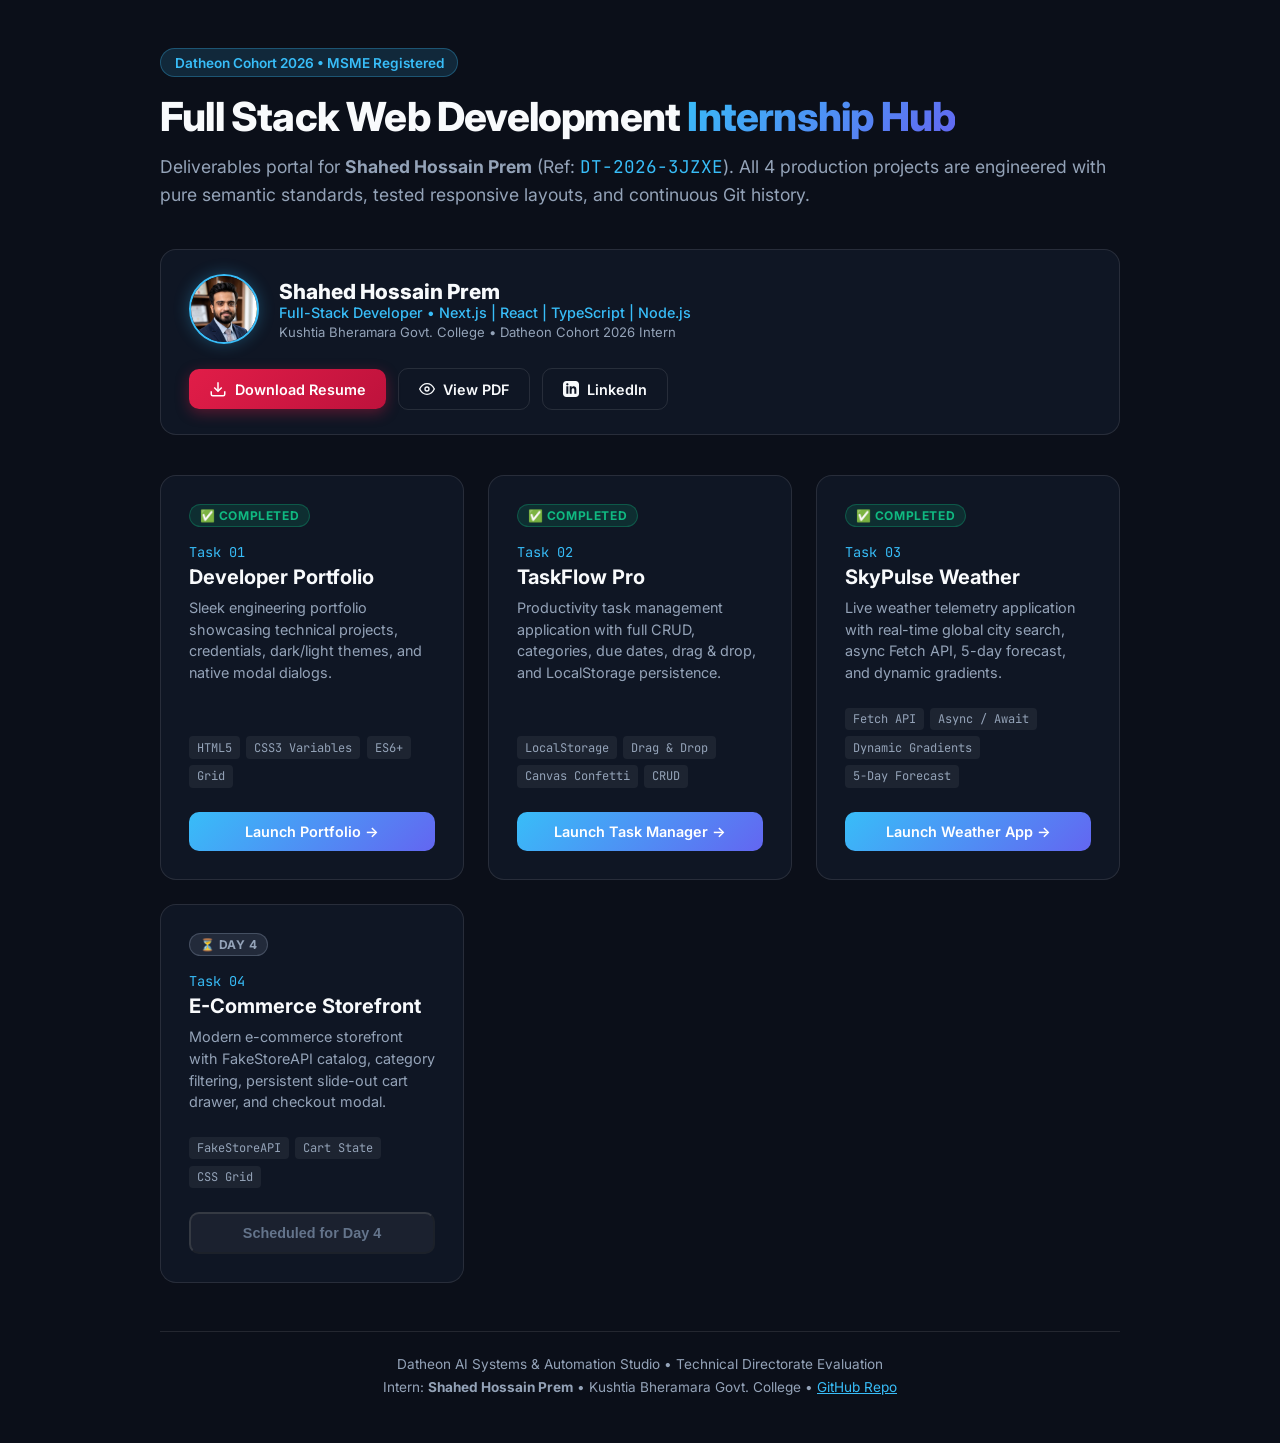
<file: index.html>
<!DOCTYPE html>
<html lang="en" data-theme="dark">
<head>
  <meta charset="UTF-8">
  <meta name="viewport" content="width=device-width, initial-scale=1.0">
  <title>Datheon Full Stack Internship Showcase | Shahed Hossain Prem</title>
  <meta name="description" content="Official repository showcase for the Datheon Full Stack Web Development Internship (Cohort 2026). Intern: Shahed Hossain Prem (Ref: DT-2026-3JZXE).">

  <!-- Favicon -->
  <link rel="icon" type="image/svg+xml" href="data:image/svg+xml,<svg xmlns=%22http://www.w3.org/2000/svg%22 viewBox=%220 0 100 100%22><text y=%22.9em%22 font-size=%2290%22>🚀</text></svg>">

  <!-- Google Fonts -->
  <link rel="preconnect" href="https://fonts.googleapis.com">
  <link rel="preconnect" href="https://fonts.gstatic.com" crossorigin>
  <link href="https://fonts.googleapis.com/css2?family=Inter:wght@400;500;600;700;800&family=JetBrains+Mono:wght@500;700&display=swap" rel="stylesheet">

  <style>
    :root {
      --bg: #0b0f19;
      --card-bg: rgba(17, 24, 39, 0.8);
      --border: rgba(255, 255, 255, 0.1);
      --text: #f8fafc;
      --text-muted: #94a3b8;
      --accent: #38bdf8;
      --gradient: linear-gradient(135deg, #38bdf8, #6366f1);
    }
    * { box-sizing: border-box; margin: 0; padding: 0; }
    body {
      font-family: 'Inter', sans-serif;
      background: var(--bg);
      color: var(--text);
      min-height: 100vh;
      display: flex;
      flex-direction: column;
      align-items: center;
      padding: 3rem 1.25rem;
    }
    .hub-container {
      max-width: 960px;
      width: 100%;
    }
    .badge {
      display: inline-block;
      padding: 0.35rem 0.85rem;
      border-radius: 9999px;
      background: rgba(56, 189, 248, 0.15);
      border: 1px solid rgba(56, 189, 248, 0.3);
      color: var(--accent);
      font-size: 0.85rem;
      font-weight: 600;
      margin-bottom: 1rem;
    }
    h1 {
      font-size: 2.5rem;
      font-weight: 800;
      letter-spacing: -0.02em;
      line-height: 1.2;
      margin-bottom: 0.75rem;
    }
    .gradient-text {
      background: var(--gradient);
      -webkit-background-clip: text;
      -webkit-text-fill-color: transparent;
    }
    p.lead {
      color: var(--text-muted);
      font-size: 1.1rem;
      line-height: 1.6;
      margin-bottom: 2.5rem;
    }
    .tasks-grid {
      display: grid;
      grid-template-columns: repeat(auto-fit, minmax(280px, 1fr));
      gap: 1.5rem;
      margin-bottom: 3rem;
    }
    .task-card {
      background: var(--card-bg);
      border: 1px solid var(--border);
      border-radius: 16px;
      padding: 1.75rem;
      display: flex;
      flex-direction: column;
      transition: all 0.25s ease;
      position: relative;
      overflow: hidden;
    }
    .task-card:hover {
      transform: translateY(-4px);
      border-color: var(--accent);
      box-shadow: 0 10px 25px rgba(56, 189, 248, 0.2);
    }
    .task-status {
      display: inline-flex;
      align-items: center;
      gap: 0.35rem;
      font-size: 0.75rem;
      font-weight: 700;
      text-transform: uppercase;
      letter-spacing: 0.05em;
      padding: 0.2rem 0.6rem;
      border-radius: 9999px;
      margin-bottom: 1rem;
      width: fit-content;
    }
    .status-completed {
      background: rgba(16, 185, 129, 0.15);
      color: #10b981;
      border: 1px solid rgba(16, 185, 129, 0.3);
    }
    .status-scheduled {
      background: rgba(148, 163, 184, 0.15);
      color: #94a3b8;
      border: 1px solid rgba(148, 163, 184, 0.3);
    }
    .task-num {
      font-family: 'JetBrains Mono', monospace;
      font-size: 0.85rem;
      color: var(--accent);
      margin-bottom: 0.25rem;
    }
    .task-title {
      font-size: 1.25rem;
      font-weight: 700;
      margin-bottom: 0.5rem;
    }
    .task-desc {
      font-size: 0.9rem;
      color: var(--text-muted);
      line-height: 1.5;
      margin-bottom: 1.5rem;
      flex: 1;
    }
    .task-stack {
      display: flex;
      flex-wrap: wrap;
      gap: 0.4rem;
      margin-bottom: 1.5rem;
    }
    .stack-pill {
      font-size: 0.75rem;
      font-family: 'JetBrains Mono', monospace;
      background: rgba(255, 255, 255, 0.06);
      padding: 0.2rem 0.5rem;
      border-radius: 4px;
      color: var(--text-muted);
    }
    .btn {
      display: inline-flex;
      align-items: center;
      justify-content: center;
      gap: 0.5rem;
      padding: 0.7rem 1.25rem;
      border-radius: 10px;
      font-weight: 600;
      font-size: 0.9rem;
      text-decoration: none;
      transition: all 0.2s ease;
      text-align: center;
    }
    .btn-primary {
      background: var(--gradient);
      color: #ffffff;
    }
    .btn-primary:hover {
      box-shadow: 0 4px 15px rgba(56, 189, 248, 0.4);
      transform: translateY(-1px);
    }
    .btn-disabled {
      background: rgba(255, 255, 255, 0.05);
      color: #64748b;
      cursor: not-allowed;
    }
    .profile-card {
      background: var(--card-bg);
      border: 1px solid var(--border);
      border-radius: 16px;
      padding: 1.5rem 1.75rem;
      margin-bottom: 2.5rem;
      display: flex;
      align-items: center;
      justify-content: space-between;
      gap: 1.5rem;
      flex-wrap: wrap;
    }
    .profile-left {
      display: flex;
      align-items: center;
      gap: 1.25rem;
    }
    .profile-avatar {
      width: 70px;
      height: 70px;
      border-radius: 50%;
      object-fit: cover;
      border: 2px solid var(--accent);
      box-shadow: 0 0 16px rgba(56, 189, 248, 0.3);
    }
    .profile-name {
      font-size: 1.3rem;
      font-weight: 800;
      color: var(--text);
    }
    .profile-role {
      font-size: 0.9rem;
      color: var(--accent);
      font-weight: 500;
      margin-bottom: 0.2rem;
    }
    .profile-sub {
      font-size: 0.82rem;
      color: var(--text-muted);
    }
    .profile-actions {
      display: flex;
      align-items: center;
      gap: 0.75rem;
      flex-wrap: wrap;
    }
    .btn-resume {
      background: linear-gradient(135deg, #e11d48, #be123c);
      color: #ffffff;
      box-shadow: 0 4px 14px rgba(225, 29, 72, 0.35);
    }
    .btn-resume:hover {
      box-shadow: 0 6px 20px rgba(225, 29, 72, 0.5);
      transform: translateY(-2px);
    }
    .btn-outline {
      background: transparent;
      border: 1px solid var(--border);
      color: var(--text);
    }
    .btn-outline:hover {
      border-color: var(--accent);
      color: var(--accent);
      transform: translateY(-2px);
    }
    footer {
      border-top: 1px solid var(--border);
      padding-top: 1.5rem;
      color: var(--text-muted);
      font-size: 0.85rem;
      text-align: center;
      display: flex;
      flex-direction: column;
      gap: 0.4rem;
    }
    code {
      font-family: 'JetBrains Mono', monospace;
      color: var(--accent);
    }
  </style>
</head>
<body>
  <div class="hub-container">
    <div class="badge">Datheon Cohort 2026 • MSME Registered</div>
    <h1>Full Stack Web Development <span class="gradient-text">Internship Hub</span></h1>
    <p class="lead">
      Deliverables portal for <strong>Shahed Hossain Prem</strong> (Ref: <code>DT-2026-3JZXE</code>). All 4 production projects are engineered with pure semantic standards, tested responsive layouts, and continuous Git history.
    </p>

    <!-- Developer Resume & Profile Banner -->
    <div class="profile-card">
      <div class="profile-left">
        <img src="assets/profile.jpg" alt="Shahed Hossain Prem" class="profile-avatar">
        <div>
          <h2 class="profile-name">Shahed Hossain Prem</h2>
          <p class="profile-role">Full-Stack Developer • Next.js | React | TypeScript | Node.js</p>
          <p class="profile-sub">Kushtia Bheramara Govt. College • Datheon Cohort 2026 Intern</p>
        </div>
      </div>
      <div class="profile-actions">
        <a href="assets/Shahed_Hossain_Prem_Resume.pdf" download class="btn btn-resume" title="Download official PDF resume">
          <svg width="18" height="18" viewBox="0 0 24 24" fill="none" stroke="currentColor" stroke-width="2"><path d="M21 15v4a2 2 0 0 1-2 2H5a2 2 0 0 1-2-2v-4"></path><polyline points="7 10 12 15 17 10"></polyline><line x1="12" y1="15" x2="12" y2="3"></line></svg>
          <span>Download Resume</span>
        </a>
        <a href="assets/Shahed_Hossain_Prem_Resume.pdf" target="_blank" rel="noopener noreferrer" class="btn btn-outline" title="Open resume in new tab">
          <svg width="16" height="16" viewBox="0 0 24 24" fill="none" stroke="currentColor" stroke-width="2"><path d="M1 12s4-8 11-8 11 8 11 8-4 8-11 8-11-8-11-8z"></path><circle cx="12" cy="12" r="3"></circle></svg>
          <span>View PDF</span>
        </a>
        <a href="https://www.linkedin.com/in/shahed-hossain-prem-090340382/" target="_blank" rel="noopener noreferrer" class="btn btn-outline" title="LinkedIn Profile">
          <svg width="16" height="16" viewBox="0 0 24 24" fill="currentColor"><path d="M19 0h-14c-2.761 0-5 2.239-5 5v14c0 2.761 2.239 5 5 5h14c2.762 0 5-2.239 5-5v-14c0-2.761-2.238-5-5-5zm-11 19h-3v-11h3v11zm-1.5-12.268c-.966 0-1.75-.79-1.75-1.764s.784-1.764 1.75-1.764 1.75.79 1.75 1.764-.783 1.764-1.75 1.764zm13.5 12.268h-3v-5.604c0-3.368-4-3.113-4 0v5.604h-3v-11h3v1.765c1.396-2.586 7-2.777 7 2.476v6.759z"/></svg>
          <span>LinkedIn</span>
        </a>
      </div>
    </div>

    <div class="tasks-grid">
      <!-- Task 1 -->
      <div class="task-card">
        <span class="task-status status-completed">✅ Completed</span>
        <span class="task-num">Task 01</span>
        <h2 class="task-title">Developer Portfolio</h2>
        <p class="task-desc">Sleek engineering portfolio showcasing technical projects, credentials, dark/light themes, and native modal dialogs.</p>
        <div class="task-stack">
          <span class="stack-pill">HTML5</span>
          <span class="stack-pill">CSS3 Variables</span>
          <span class="stack-pill">ES6+</span>
          <span class="stack-pill">Grid</span>
        </div>
        <a href="Task-1-Portfolio/" class="btn btn-primary">Launch Portfolio &rarr;</a>
      </div>

      <!-- Task 2 -->
      <div class="task-card">
        <span class="task-status status-completed">✅ Completed</span>
        <span class="task-num">Task 02</span>
        <h2 class="task-title">TaskFlow Pro</h2>
        <p class="task-desc">Productivity task management application with full CRUD, categories, due dates, drag & drop, and LocalStorage persistence.</p>
        <div class="task-stack">
          <span class="stack-pill">LocalStorage</span>
          <span class="stack-pill">Drag & Drop</span>
          <span class="stack-pill">Canvas Confetti</span>
          <span class="stack-pill">CRUD</span>
        </div>
        <a href="Task-2-Task-Manager/" class="btn btn-primary">Launch Task Manager &rarr;</a>
      </div>

      <!-- Task 3 -->
      <div class="task-card">
        <span class="task-status status-completed">✅ Completed</span>
        <span class="task-num">Task 03</span>
        <h2 class="task-title">SkyPulse Weather</h2>
        <p class="task-desc">Live weather telemetry application with real-time global city search, async Fetch API, 5-day forecast, and dynamic gradients.</p>
        <div class="task-stack">
          <span class="stack-pill">Fetch API</span>
          <span class="stack-pill">Async / Await</span>
          <span class="stack-pill">Dynamic Gradients</span>
          <span class="stack-pill">5-Day Forecast</span>
        </div>
        <a href="Task-3-Weather-App/" class="btn btn-primary">Launch Weather App &rarr;</a>
      </div>

      <!-- Task 4 -->
      <div class="task-card">
        <span class="task-status status-scheduled">⏳ Day 4</span>
        <span class="task-num">Task 04</span>
        <h2 class="task-title">E-Commerce Storefront</h2>
        <p class="task-desc">Modern e-commerce storefront with FakeStoreAPI catalog, category filtering, persistent slide-out cart drawer, and checkout modal.</p>
        <div class="task-stack">
          <span class="stack-pill">FakeStoreAPI</span>
          <span class="stack-pill">Cart State</span>
          <span class="stack-pill">CSS Grid</span>
        </div>
        <button class="btn btn-disabled" disabled>Scheduled for Day 4</button>
      </div>
    </div>

    <footer>
      <p>Datheon AI Systems & Automation Studio • Technical Directorate Evaluation</p>
      <p>Intern: <strong>Shahed Hossain Prem</strong> • Kushtia Bheramara Govt. College • <a href="https://github.com/PremJibon/Datheon_Full_Stack_Web_Development_Internship" style="color: var(--accent);">GitHub Repo</a></p>
    </footer>
  </div>
</body>
</html>
</file>
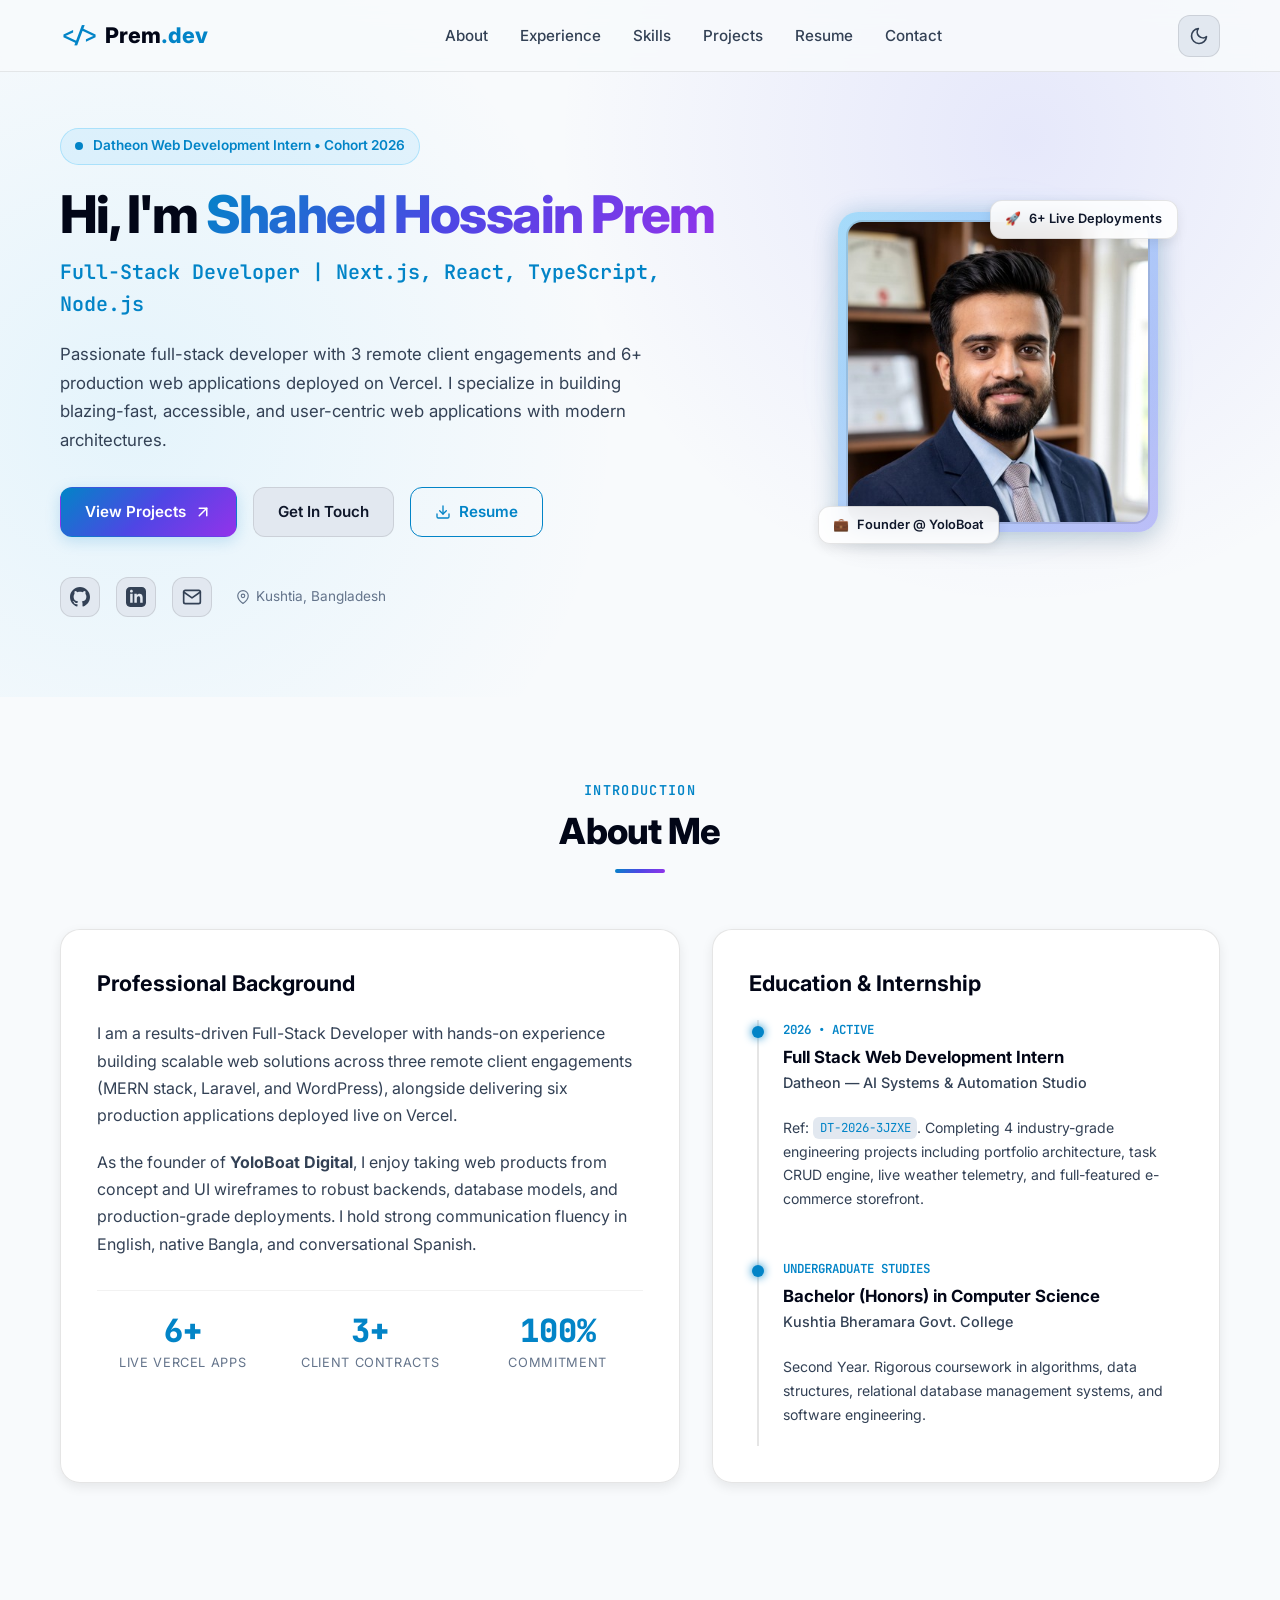
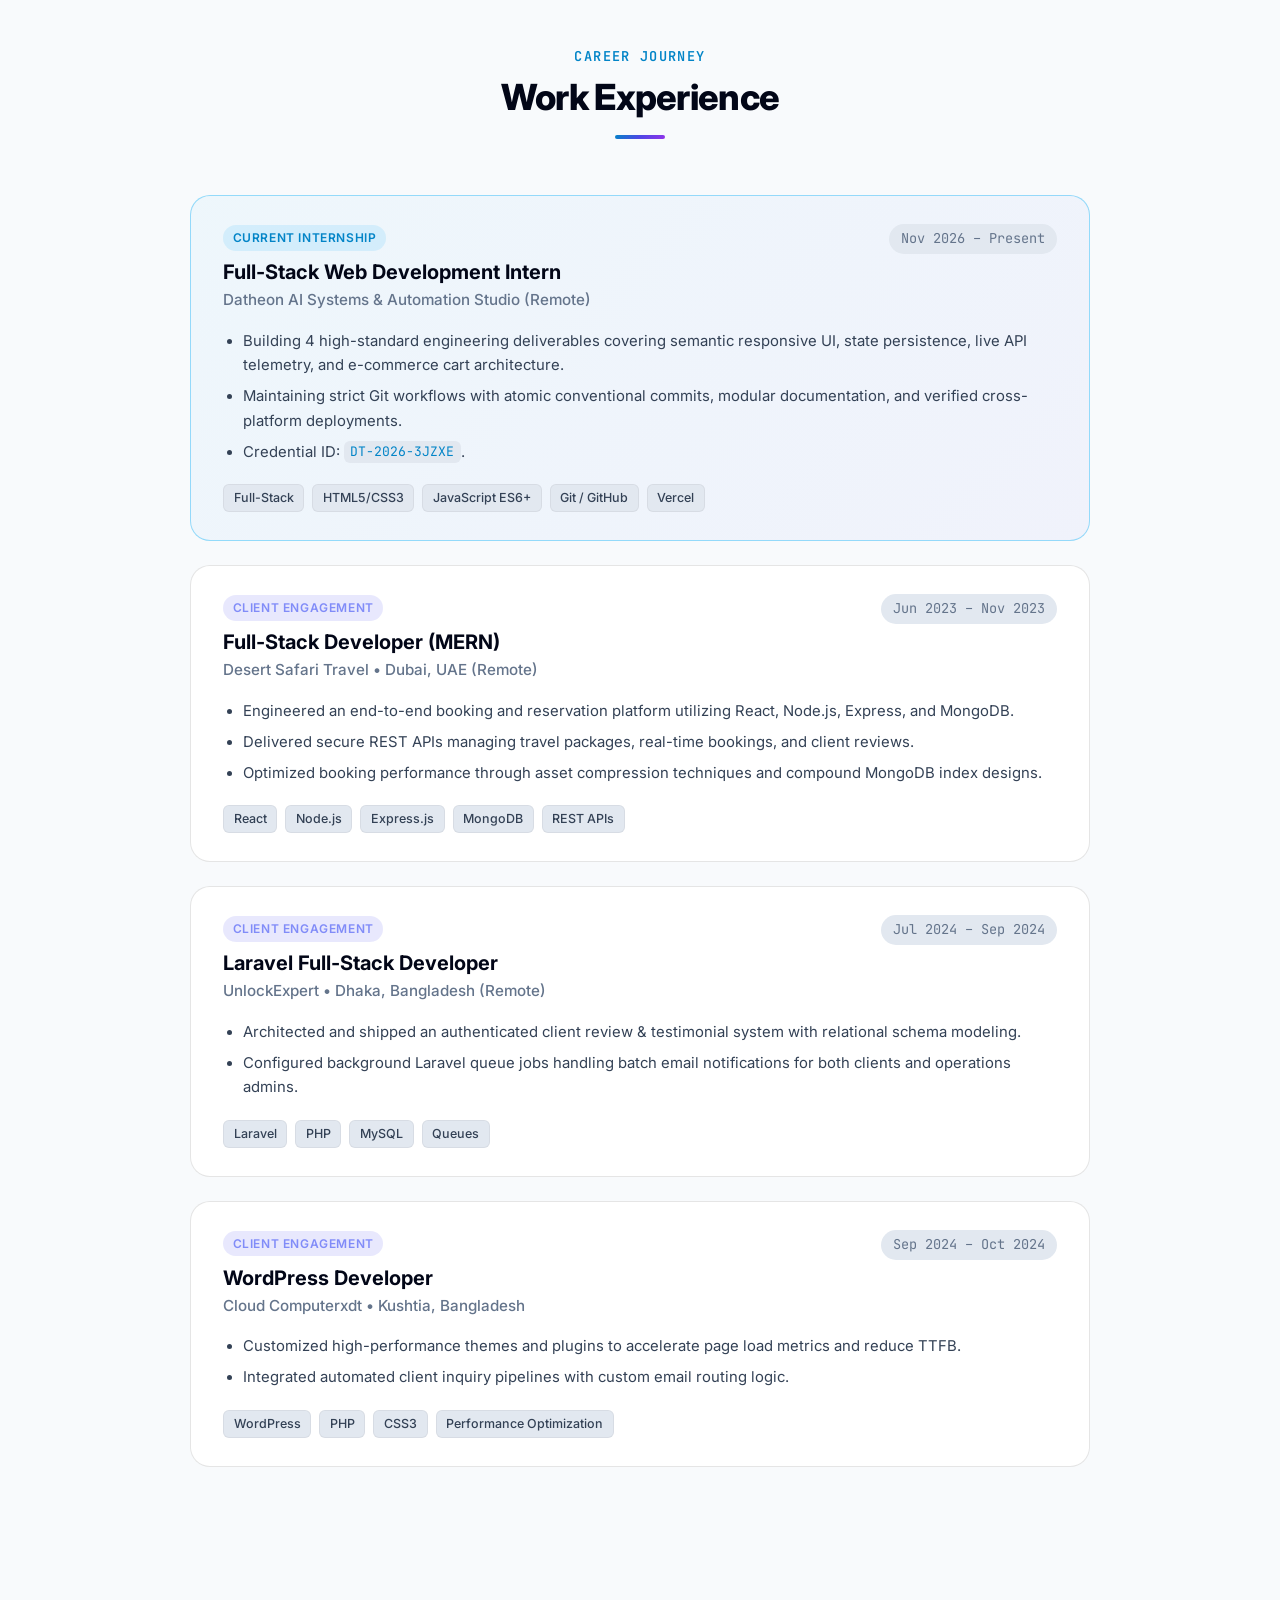
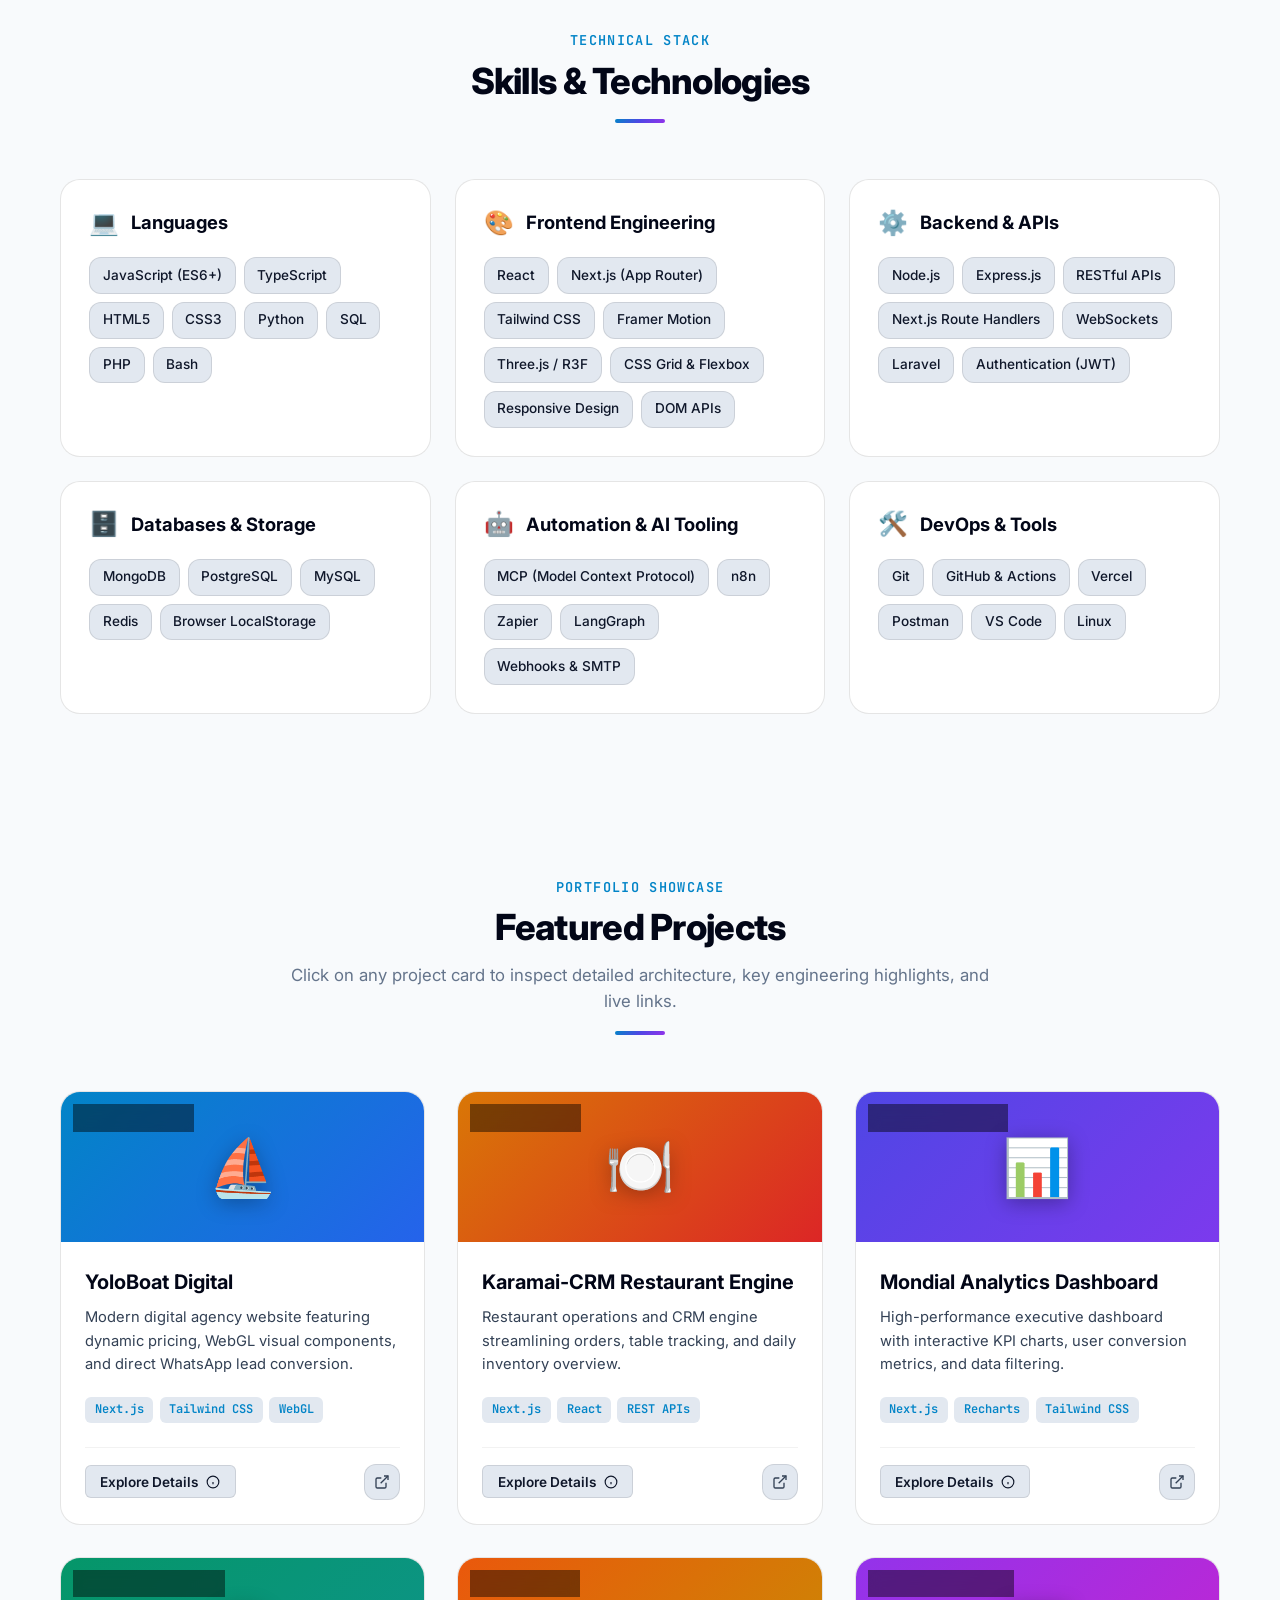
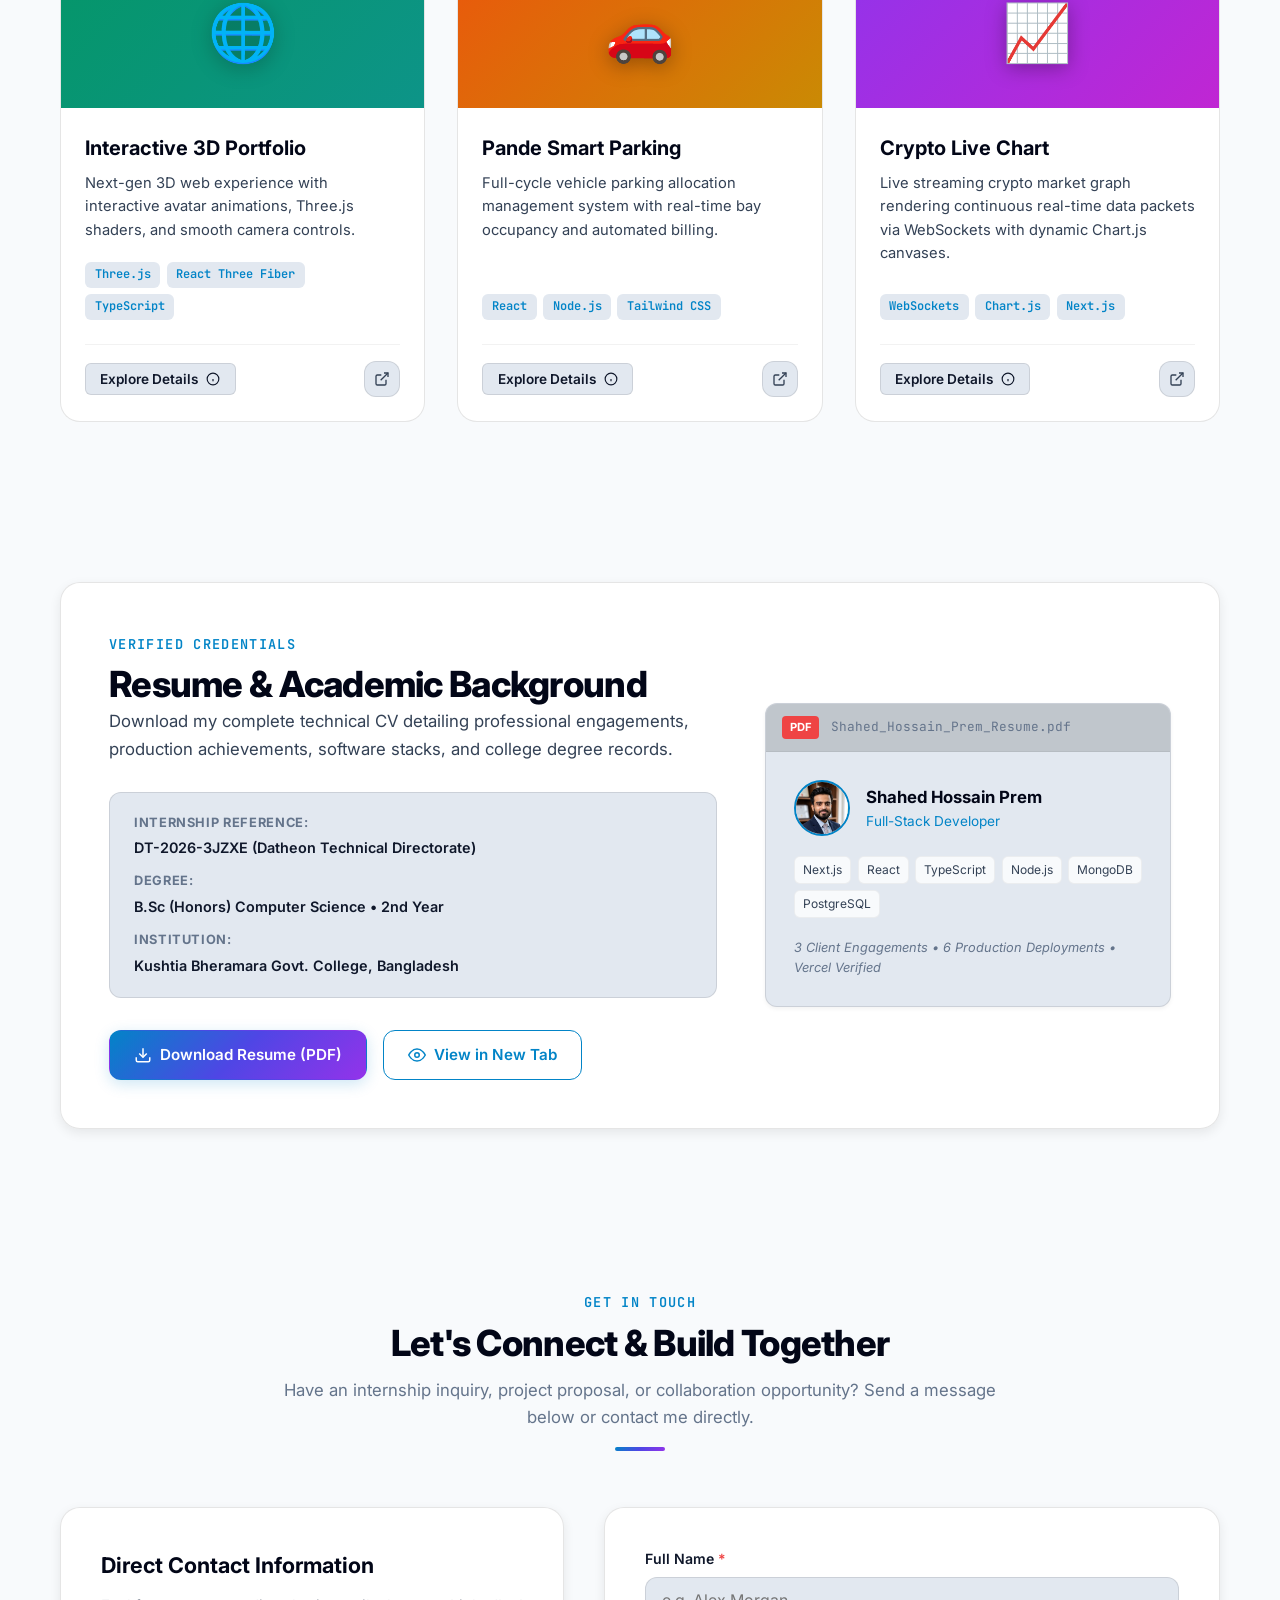
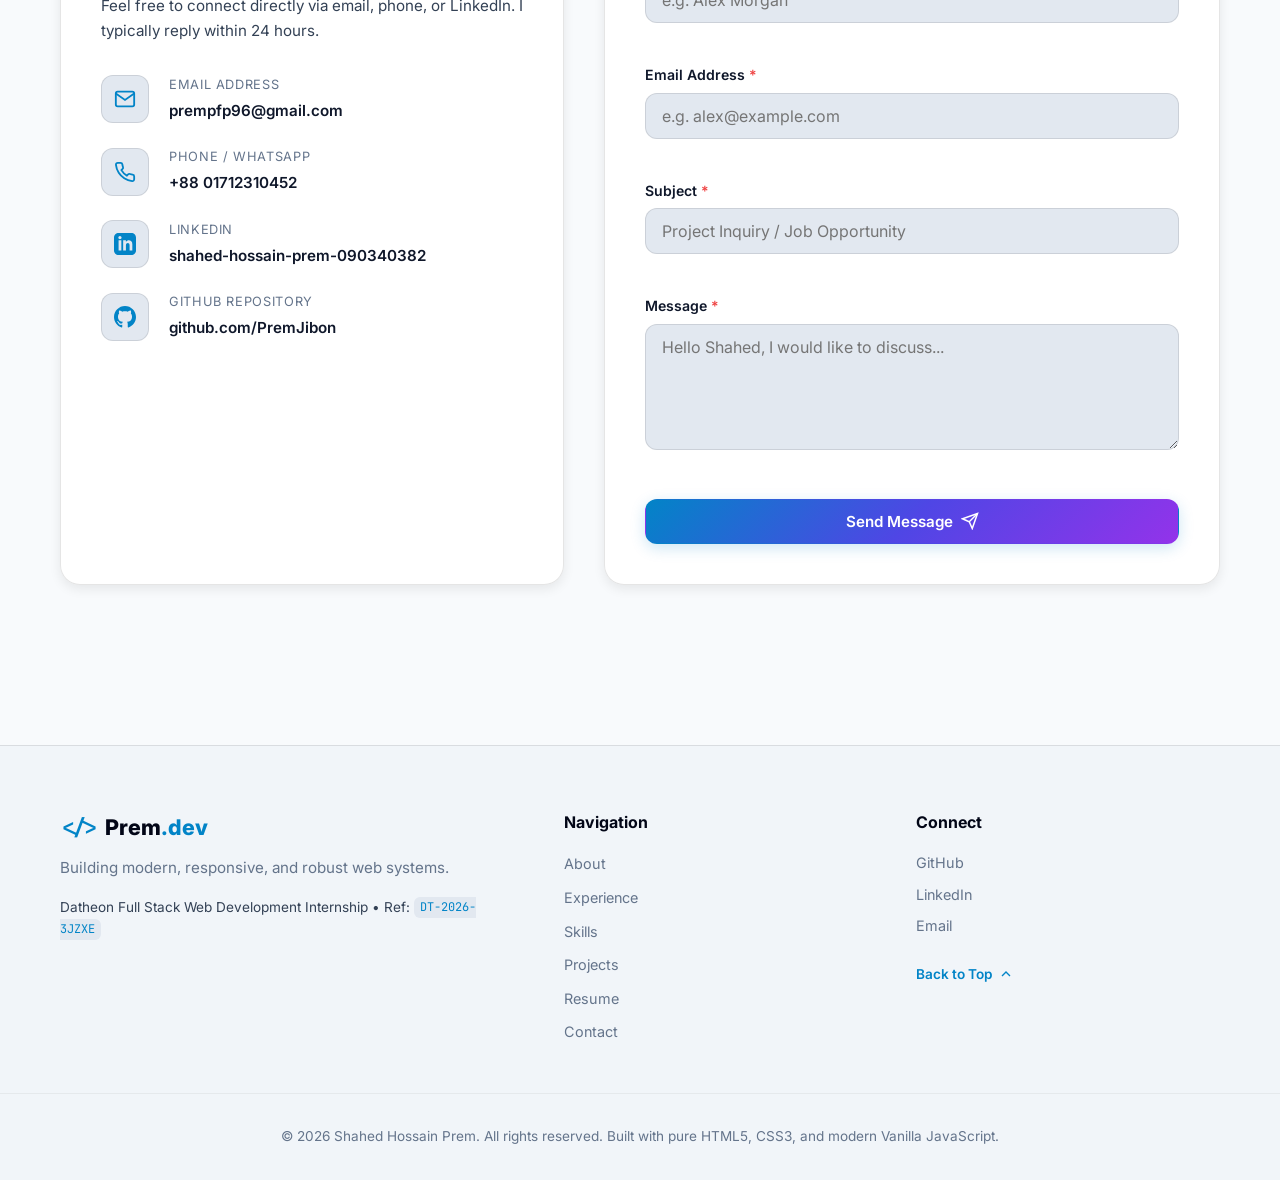
<file: Task-1-Portfolio/index.html>
<!DOCTYPE html>
<html lang="en" data-theme="dark">
<head>
  <meta charset="UTF-8">
  <meta name="viewport" content="width=device-width, initial-scale=1.0">
  <meta http-equiv="X-UA-Compatible" content="ie=edge">
  <title>Shahed Hossain Prem | Full-Stack Developer Portfolio</title>
  <meta name="description" content="Portfolio of Shahed Hossain Prem - Full-Stack Developer specializing in Next.js, React, TypeScript, and Node.js. Datheon Web Development Intern.">
  <meta name="keywords" content="Shahed Hossain Prem, Full-Stack Developer, Web Developer, Next.js, React, TypeScript, Node.js, Portfolio, Datheon Internship">
  <meta name="author" content="Shahed Hossain Prem">

  <!-- Open Graph / Facebook -->
  <meta property="og:type" content="website">
  <meta property="og:url" content="https://premjibon.github.io/Datheon_Full_Stack_Web_Development_Internship/Task-1-Portfolio/">
  <meta property="og:title" content="Shahed Hossain Prem | Full-Stack Developer Portfolio">
  <meta property="og:description" content="Explore live projects, full-stack technical competencies, resume credentials, and contact details.">
  <meta property="og:image" content="assets/profile.jpg">

  <!-- Twitter -->
  <meta property="twitter:card" content="summary_large_image">
  <meta property="twitter:title" content="Shahed Hossain Prem | Full-Stack Developer Portfolio">
  <meta property="twitter:description" content="Full-Stack Developer specializing in Next.js, React, TypeScript, and Node.js. Datheon Web Development Intern.">
  <meta property="twitter:image" content="assets/profile.jpg">

  <!-- Favicon -->
  <link rel="icon" type="image/svg+xml" href="data:image/svg+xml,<svg xmlns=%22http://www.w3.org/2000/svg%22 viewBox=%220 0 100 100%22><text y=%22.9em%22 font-size=%2290%22>⚡</text></svg>">

  <!-- Google Fonts: Inter & JetBrains Mono -->
  <link rel="preconnect" href="https://fonts.googleapis.com">
  <link rel="preconnect" href="https://fonts.gstatic.com" crossorigin>
  <link href="https://fonts.googleapis.com/css2?family=Inter:wght@300;400;500;600;700;800&family=JetBrains+Mono:wght@400;500;600&display=swap" rel="stylesheet">

  <link rel="stylesheet" href="style.css">
</head>
<body>
  <!-- Header & Navbar -->
  <header class="site-header" id="header">
    <div class="container header-container">
      <a href="#hero" class="brand-logo" aria-label="Shahed Hossain Prem Homepage">
        <span class="logo-symbol">&lt;/&gt;</span>
        <span class="logo-text">Prem<span class="accent-dot">.dev</span></span>
      </a>

      <!-- Desktop & Mobile Navigation Links -->
      <nav class="nav-menu" id="nav-menu" aria-label="Main Navigation">
        <ul class="nav-list">
          <li class="nav-item"><a href="#about" class="nav-link">About</a></li>
          <li class="nav-item"><a href="#experience" class="nav-link">Experience</a></li>
          <li class="nav-item"><a href="#skills" class="nav-link">Skills</a></li>
          <li class="nav-item"><a href="#projects" class="nav-link">Projects</a></li>
          <li class="nav-item"><a href="#resume" class="nav-link">Resume</a></li>
          <li class="nav-item"><a href="#contact" class="nav-link">Contact</a></li>
        </ul>
      </nav>

      <div class="header-actions">
        <!-- Theme Toggle Button -->
        <button id="theme-toggle" class="icon-button" aria-label="Toggle dark and light theme" title="Toggle theme">
          <svg class="sun-icon" viewBox="0 0 24 24" width="20" height="20" fill="none" stroke="currentColor" stroke-width="2" stroke-linecap="round" stroke-linejoin="round">
            <circle cx="12" cy="12" r="5"></circle>
            <line x1="12" y1="1" x2="12" y2="3"></line>
            <line x1="12" y1="21" x2="12" y2="23"></line>
            <line x1="4.22" y1="4.22" x2="5.64" y2="5.64"></line>
            <line x1="18.36" y1="18.36" x2="19.78" y2="19.78"></line>
            <line x1="1" y1="12" x2="3" y2="12"></line>
            <line x1="21" y1="12" x2="23" y2="12"></line>
            <line x1="4.22" y1="19.78" x2="5.64" y2="18.36"></line>
            <line x1="18.36" y1="5.64" x2="19.78" y2="4.22"></line>
          </svg>
          <svg class="moon-icon" viewBox="0 0 24 24" width="20" height="20" fill="none" stroke="currentColor" stroke-width="2" stroke-linecap="round" stroke-linejoin="round">
            <path d="M21 12.79A9 9 0 1 1 11.21 3 7 7 0 0 0 21 12.79z"></path>
          </svg>
        </button>

        <!-- Mobile Hamburger Toggle -->
        <button id="nav-toggle" class="hamburger-btn" aria-label="Toggle navigation menu" aria-expanded="false" aria-controls="nav-menu">
          <span class="hamburger-line"></span>
          <span class="hamburger-line"></span>
          <span class="hamburger-line"></span>
        </button>
      </div>
    </div>
  </header>

  <main id="main-content">
    <!-- Hero Section -->
    <section class="hero-section" id="hero">
      <div class="container hero-container">
        <div class="hero-content">
          <div class="hero-badge">
            <span class="pulse-dot"></span>
            <span>Datheon Web Development Intern • Cohort 2026</span>
          </div>
          <h1 class="hero-title">
            Hi, I'm <span class="gradient-text">Shahed Hossain Prem</span>
          </h1>
          <p class="hero-tagline">
            Full-Stack Developer | Next.js, React, TypeScript, Node.js
          </p>
          <p class="hero-description">
            Passionate full-stack developer with 3 remote client engagements and 6+ production web applications deployed on Vercel. I specialize in building blazing-fast, accessible, and user-centric web applications with modern architectures.
          </p>
          <div class="hero-cta-group">
            <a href="#projects" class="btn btn-primary">
              <span>View Projects</span>
              <svg width="18" height="18" viewBox="0 0 24 24" fill="none" stroke="currentColor" stroke-width="2" stroke-linecap="round" stroke-linejoin="round"><line x1="7" y1="17" x2="17" y2="7"></line><polyline points="7 7 17 7 17 17"></polyline></svg>
            </a>
            <a href="#contact" class="btn btn-secondary">Get In Touch</a>
            <a href="assets/Shahed_Hossain_Prem_Resume.pdf" download class="btn btn-outline" target="_blank" rel="noopener noreferrer">
              <svg width="16" height="16" viewBox="0 0 24 24" fill="none" stroke="currentColor" stroke-width="2" stroke-linecap="round" stroke-linejoin="round"><path d="M21 15v4a2 2 0 0 1-2 2H5a2 2 0 0 1-2-2v-4"></path><polyline points="7 10 12 15 17 10"></polyline><line x1="12" y1="15" x2="12" y2="3"></line></svg>
              <span>Resume</span>
            </a>
          </div>
          <div class="hero-socials">
            <a href="https://github.com/PremJibon" target="_blank" rel="noopener noreferrer" class="social-link" aria-label="GitHub Profile">
              <svg width="20" height="20" viewBox="0 0 24 24" fill="currentColor"><path d="M12 0c-6.626 0-12 5.373-12 12 0 5.302 3.438 9.8 8.207 11.387.599.111.793-.261.793-.577v-2.234c-3.338.726-4.033-1.416-4.033-1.416-.546-1.387-1.333-1.756-1.333-1.756-1.089-.745.083-.729.083-.729 1.205.084 1.839 1.237 1.839 1.237 1.07 1.834 2.807 1.304 3.492.997.107-.775.418-1.305.762-1.604-2.665-.305-5.467-1.334-5.467-5.931 0-1.311.469-2.381 1.236-3.221-.124-.303-.535-1.524.117-3.176 0 0 1.008-.322 3.301 1.23.957-.266 1.983-.399 3.003-.404 1.02.005 2.047.138 3.006.404 2.291-1.552 3.297-1.23 3.297-1.23.653 1.653.242 2.874.118 3.176.77.84 1.235 1.911 1.235 3.221 0 4.609-2.807 5.624-5.479 5.921.43.372.823 1.102.823 2.222v3.293c0 .319.192.694.801.576 4.765-1.589 8.199-6.086 8.199-11.386 0-6.627-5.373-12-12-12z"/></svg>
            </a>
            <a href="https://www.linkedin.com/in/shahed-hossain-prem-090340382/" target="_blank" rel="noopener noreferrer" class="social-link" aria-label="LinkedIn Profile">
              <svg width="20" height="20" viewBox="0 0 24 24" fill="currentColor"><path d="M19 0h-14c-2.761 0-5 2.239-5 5v14c0 2.761 2.239 5 5 5h14c2.762 0 5-2.239 5-5v-14c0-2.761-2.238-5-5-5zm-11 19h-3v-11h3v11zm-1.5-12.268c-.966 0-1.75-.79-1.75-1.764s.784-1.764 1.75-1.764 1.75.79 1.75 1.764-.783 1.764-1.75 1.764zm13.5 12.268h-3v-5.604c0-3.368-4-3.113-4 0v5.604h-3v-11h3v1.765c1.396-2.586 7-2.777 7 2.476v6.759z"/></svg>
            </a>
            <a href="mailto:prempfp96@gmail.com" class="social-link" aria-label="Email Me">
              <svg width="20" height="20" viewBox="0 0 24 24" fill="none" stroke="currentColor" stroke-width="2" stroke-linecap="round" stroke-linejoin="round"><path d="M4 4h16c1.1 0 2 .9 2 2v12c0 1.1-.9 2-2 2H4c-1.1 0-2-.9-2-2V6c0-1.1.9-2 2-2z"></path><polyline points="22,6 12,13 2,6"></polyline></svg>
            </a>
            <span class="location-tag">
              <svg width="14" height="14" viewBox="0 0 24 24" fill="none" stroke="currentColor" stroke-width="2"><path d="M21 10c0 7-9 13-9 13s-9-6-9-13a9 9 0 0 1 18 0z"></path><circle cx="12" cy="10" r="3"></circle></svg>
              Kushtia, Bangladesh
            </span>
          </div>
        </div>

        <div class="hero-image-wrapper">
          <div class="image-card">
            <div class="image-glow"></div>
            <img src="assets/profile.jpg" alt="Shahed Hossain Prem - Full-Stack Developer" class="profile-photo" width="340" height="340" loading="eager">
            <div class="floating-badge top-right">
              <span class="badge-icon">🚀</span>
              <span class="badge-text">6+ Live Deployments</span>
            </div>
            <div class="floating-badge bottom-left">
              <span class="badge-icon">💼</span>
              <span class="badge-text">Founder @ YoloBoat</span>
            </div>
          </div>
        </div>
      </div>
    </section>

    <!-- About Me Section -->
    <section class="section about-section" id="about">
      <div class="container">
        <div class="section-header">
          <span class="section-kicker">Introduction</span>
          <h2 class="section-title">About Me</h2>
          <div class="section-divider"></div>
        </div>

        <div class="about-grid">
          <div class="about-card highlight-card">
            <h3 class="card-title">Professional Background</h3>
            <p>
              I am a results-driven Full-Stack Developer with hands-on experience building scalable web solutions across three remote client engagements (MERN stack, Laravel, and WordPress), alongside delivering six production applications deployed live on Vercel.
            </p>
            <p>
              As the founder of <strong>YoloBoat Digital</strong>, I enjoy taking web products from concept and UI wireframes to robust backends, database models, and production-grade deployments. I hold strong communication fluency in English, native Bangla, and conversational Spanish.
            </p>
            <div class="metric-row">
              <div class="metric-box">
                <span class="metric-num">6+</span>
                <span class="metric-label">Live Vercel Apps</span>
              </div>
              <div class="metric-box">
                <span class="metric-num">3+</span>
                <span class="metric-label">Client Contracts</span>
              </div>
              <div class="metric-box">
                <span class="metric-num">100%</span>
                <span class="metric-label">Commitment</span>
              </div>
            </div>
          </div>

          <div class="about-card education-card">
            <h3 class="card-title">Education & Internship</h3>
            <div class="timeline">
              <div class="timeline-item">
                <div class="timeline-dot"></div>
                <div class="timeline-content">
                  <span class="timeline-period">2026 • Active</span>
                  <h4 class="timeline-role">Full Stack Web Development Intern</h4>
                  <p class="timeline-org">Datheon — AI Systems & Automation Studio</p>
                  <p class="timeline-desc">
                    Ref: <code>DT-2026-3JZXE</code>. Completing 4 industry-grade engineering projects including portfolio architecture, task CRUD engine, live weather telemetry, and full-featured e-commerce storefront.
                  </p>
                </div>
              </div>

              <div class="timeline-item">
                <div class="timeline-dot"></div>
                <div class="timeline-content">
                  <span class="timeline-period">Undergraduate Studies</span>
                  <h4 class="timeline-role">Bachelor (Honors) in Computer Science</h4>
                  <p class="timeline-org">Kushtia Bheramara Govt. College</p>
                  <p class="timeline-desc">
                    Second Year. Rigorous coursework in algorithms, data structures, relational database management systems, and software engineering.
                  </p>
                </div>
              </div>
            </div>
          </div>
        </div>
      </div>
    </section>

    <!-- Experience Section -->
    <section class="section experience-section" id="experience">
      <div class="container">
        <div class="section-header">
          <span class="section-kicker">Career Journey</span>
          <h2 class="section-title">Work Experience</h2>
          <div class="section-divider"></div>
        </div>

        <div class="experience-list">
          <!-- Item 1: Datheon Internship -->
          <article class="experience-card active-internship">
            <div class="experience-header">
              <div>
                <span class="experience-tag">Current Internship</span>
                <h3 class="experience-title">Full-Stack Web Development Intern</h3>
                <h4 class="experience-company">Datheon AI Systems & Automation Studio (Remote)</h4>
              </div>
              <span class="experience-date">Nov 2026 – Present</span>
            </div>
            <ul class="experience-bullets">
              <li>Building 4 high-standard engineering deliverables covering semantic responsive UI, state persistence, live API telemetry, and e-commerce cart architecture.</li>
              <li>Maintaining strict Git workflows with atomic conventional commits, modular documentation, and verified cross-platform deployments.</li>
              <li>Credential ID: <code>DT-2026-3JZXE</code>.</li>
            </ul>
            <div class="experience-skills">
              <span class="skill-pill">Full-Stack</span>
              <span class="skill-pill">HTML5/CSS3</span>
              <span class="skill-pill">JavaScript ES6+</span>
              <span class="skill-pill">Git / GitHub</span>
              <span class="skill-pill">Vercel</span>
            </div>
          </article>

          <!-- Item 2: Desert Safari Travel -->
          <article class="experience-card">
            <div class="experience-header">
              <div>
                <span class="experience-tag client-tag">Client Engagement</span>
                <h3 class="experience-title">Full-Stack Developer (MERN)</h3>
                <h4 class="experience-company">Desert Safari Travel • Dubai, UAE (Remote)</h4>
              </div>
              <span class="experience-date">Jun 2023 – Nov 2023</span>
            </div>
            <ul class="experience-bullets">
              <li>Engineered an end-to-end booking and reservation platform utilizing React, Node.js, Express, and MongoDB.</li>
              <li>Delivered secure REST APIs managing travel packages, real-time bookings, and client reviews.</li>
              <li>Optimized booking performance through asset compression techniques and compound MongoDB index designs.</li>
            </ul>
            <div class="experience-skills">
              <span class="skill-pill">React</span>
              <span class="skill-pill">Node.js</span>
              <span class="skill-pill">Express.js</span>
              <span class="skill-pill">MongoDB</span>
              <span class="skill-pill">REST APIs</span>
            </div>
          </article>

          <!-- Item 3: UnlockExpert -->
          <article class="experience-card">
            <div class="experience-header">
              <div>
                <span class="experience-tag client-tag">Client Engagement</span>
                <h3 class="experience-title">Laravel Full-Stack Developer</h3>
                <h4 class="experience-company">UnlockExpert • Dhaka, Bangladesh (Remote)</h4>
              </div>
              <span class="experience-date">Jul 2024 – Sep 2024</span>
            </div>
            <ul class="experience-bullets">
              <li>Architected and shipped an authenticated client review & testimonial system with relational schema modeling.</li>
              <li>Configured background Laravel queue jobs handling batch email notifications for both clients and operations admins.</li>
            </ul>
            <div class="experience-skills">
              <span class="skill-pill">Laravel</span>
              <span class="skill-pill">PHP</span>
              <span class="skill-pill">MySQL</span>
              <span class="skill-pill">Queues</span>
            </div>
          </article>

          <!-- Item 4: Cloud Computerxdt -->
          <article class="experience-card">
            <div class="experience-header">
              <div>
                <span class="experience-tag client-tag">Client Engagement</span>
                <h3 class="experience-title">WordPress Developer</h3>
                <h4 class="experience-company">Cloud Computerxdt • Kushtia, Bangladesh</h4>
              </div>
              <span class="experience-date">Sep 2024 – Oct 2024</span>
            </div>
            <ul class="experience-bullets">
              <li>Customized high-performance themes and plugins to accelerate page load metrics and reduce TTFB.</li>
              <li>Integrated automated client inquiry pipelines with custom email routing logic.</li>
            </ul>
            <div class="experience-skills">
              <span class="skill-pill">WordPress</span>
              <span class="skill-pill">PHP</span>
              <span class="skill-pill">CSS3</span>
              <span class="skill-pill">Performance Optimization</span>
            </div>
          </article>
        </div>
      </div>
    </section>

    <!-- Skills Section -->
    <section class="section skills-section" id="skills">
      <div class="container">
        <div class="section-header">
          <span class="section-kicker">Technical Stack</span>
          <h2 class="section-title">Skills & Technologies</h2>
          <div class="section-divider"></div>
        </div>

        <div class="skills-grid">
          <!-- Languages -->
          <div class="skill-group">
            <div class="group-header">
              <div class="group-icon">💻</div>
              <h3 class="group-title">Languages</h3>
            </div>
            <div class="badge-cluster">
              <span class="tech-badge">JavaScript (ES6+)</span>
              <span class="tech-badge">TypeScript</span>
              <span class="tech-badge">HTML5</span>
              <span class="tech-badge">CSS3</span>
              <span class="tech-badge">Python</span>
              <span class="tech-badge">SQL</span>
              <span class="tech-badge">PHP</span>
              <span class="tech-badge">Bash</span>
            </div>
          </div>

          <!-- Frontend -->
          <div class="skill-group">
            <div class="group-header">
              <div class="group-icon">🎨</div>
              <h3 class="group-title">Frontend Engineering</h3>
            </div>
            <div class="badge-cluster">
              <span class="tech-badge">React</span>
              <span class="tech-badge">Next.js (App Router)</span>
              <span class="tech-badge">Tailwind CSS</span>
              <span class="tech-badge">Framer Motion</span>
              <span class="tech-badge">Three.js / R3F</span>
              <span class="tech-badge">CSS Grid & Flexbox</span>
              <span class="tech-badge">Responsive Design</span>
              <span class="tech-badge">DOM APIs</span>
            </div>
          </div>

          <!-- Backend & APIs -->
          <div class="skill-group">
            <div class="group-header">
              <div class="group-icon">⚙️</div>
              <h3 class="group-title">Backend & APIs</h3>
            </div>
            <div class="badge-cluster">
              <span class="tech-badge">Node.js</span>
              <span class="tech-badge">Express.js</span>
              <span class="tech-badge">RESTful APIs</span>
              <span class="tech-badge">Next.js Route Handlers</span>
              <span class="tech-badge">WebSockets</span>
              <span class="tech-badge">Laravel</span>
              <span class="tech-badge">Authentication (JWT)</span>
            </div>
          </div>

          <!-- Databases -->
          <div class="skill-group">
            <div class="group-header">
              <div class="group-icon">🗄️</div>
              <h3 class="group-title">Databases & Storage</h3>
            </div>
            <div class="badge-cluster">
              <span class="tech-badge">MongoDB</span>
              <span class="tech-badge">PostgreSQL</span>
              <span class="tech-badge">MySQL</span>
              <span class="tech-badge">Redis</span>
              <span class="tech-badge">Browser LocalStorage</span>
            </div>
          </div>

          <!-- Automation & AI -->
          <div class="skill-group">
            <div class="group-header">
              <div class="group-icon">🤖</div>
              <h3 class="group-title">Automation & AI Tooling</h3>
            </div>
            <div class="badge-cluster">
              <span class="tech-badge">MCP (Model Context Protocol)</span>
              <span class="tech-badge">n8n</span>
              <span class="tech-badge">Zapier</span>
              <span class="tech-badge">LangGraph</span>
              <span class="tech-badge">Webhooks & SMTP</span>
            </div>
          </div>

          <!-- Tools & Deployment -->
          <div class="skill-group">
            <div class="group-header">
              <div class="group-icon">🛠️</div>
              <h3 class="group-title">DevOps & Tools</h3>
            </div>
            <div class="badge-cluster">
              <span class="tech-badge">Git</span>
              <span class="tech-badge">GitHub & Actions</span>
              <span class="tech-badge">Vercel</span>
              <span class="tech-badge">Postman</span>
              <span class="tech-badge">VS Code</span>
              <span class="tech-badge">Linux</span>
            </div>
          </div>
        </div>
      </div>
    </section>

    <!-- Projects Section -->
    <section class="section projects-section" id="projects">
      <div class="container">
        <div class="section-header">
          <span class="section-kicker">Portfolio Showcase</span>
          <h2 class="section-title">Featured Projects</h2>
          <p class="section-subtitle">Click on any project card to inspect detailed architecture, key engineering highlights, and live links.</p>
          <div class="section-divider"></div>
        </div>

        <div class="projects-grid">
          <!-- Project 1: YoloBoat Digital -->
          <article class="project-card" 
            data-title="YoloBoat Digital (Agency Website)"
            data-tagline="Full Agency Showcase & Client Booking Engine"
            data-tech="Next.js, React, Tailwind CSS, WebGL"
            data-desc="Complete digital presence engineered for YoloBoat Digital agency. Features interactive WebGL visuals, multi-tier pricing calculators, portfolio showcases, and a seamless WhatsApp direct-booking funnel."
            data-features="Interactive WebGL visual effects; Dynamic services & pricing calculator; Direct WhatsApp reservation flow; 100% mobile responsive & fast load metrics"
            data-live="https://yoloboat-digital.vercel.app"
            data-github="https://github.com/PremJibon">
            <div class="card-visual visual-grad-1">
              <span class="project-category">Agency & WebGL</span>
              <div class="visual-icon">⛵</div>
            </div>
            <div class="card-body">
              <h3 class="project-name">YoloBoat Digital</h3>
              <p class="project-summary">Modern digital agency website featuring dynamic pricing, WebGL visual components, and direct WhatsApp lead conversion.</p>
              <div class="project-tags">
                <span>Next.js</span>
                <span>Tailwind CSS</span>
                <span>WebGL</span>
              </div>
              <div class="card-actions">
                <button class="btn btn-sm btn-details" aria-label="View details for YoloBoat Digital">
                  <span>Explore Details</span>
                  <svg width="14" height="14" viewBox="0 0 24 24" fill="none" stroke="currentColor" stroke-width="2"><circle cx="12" cy="12" r="10"></circle><line x1="12" y1="16" x2="12" y2="12"></line><line x1="12" y1="8" x2="12.01" y2="8"></line></svg>
                </button>
                <a href="https://yoloboat-digital.vercel.app" target="_blank" rel="noopener noreferrer" class="link-icon" title="Open live site" aria-label="Open live site for YoloBoat Digital">
                  <svg width="16" height="16" viewBox="0 0 24 24" fill="none" stroke="currentColor" stroke-width="2"><path d="M18 13v6a2 2 0 0 1-2 2H5a2 2 0 0 1-2-2V8a2 2 0 0 1 2-2h6"></path><polyline points="15 3 21 3 21 9"></polyline><line x1="10" y1="14" x2="21" y2="3"></line></svg>
                </a>
              </div>
            </div>
          </article>

          <!-- Project 2: Karamai-CRM Restaurant Engine -->
          <article class="project-card"
            data-title="Karamai-CRM Restaurant Engine"
            data-tagline="Full-Featured Restaurant Management Web App"
            data-tech="Next.js, React, REST APIs, Tailwind CSS"
            data-desc="Comprehensive CRM and management portal customized for restaurant operations. Handles menu management, real-time incoming orders, billing, and operational staff workflows."
            data-features="End-to-end menu & inventory management; Real-time order status tracking; Clean responsive dashboard UI; Streamlined staff order creation flow"
            data-live="https://karamai-crm-kushtia.vercel.app"
            data-github="https://github.com/PremJibon">
            <div class="card-visual visual-grad-2">
              <span class="project-category">Enterprise CRM</span>
              <div class="visual-icon">🍽️</div>
            </div>
            <div class="card-body">
              <h3 class="project-name">Karamai-CRM Restaurant Engine</h3>
              <p class="project-summary">Restaurant operations and CRM engine streamlining orders, table tracking, and daily inventory overview.</p>
              <div class="project-tags">
                <span>Next.js</span>
                <span>React</span>
                <span>REST APIs</span>
              </div>
              <div class="card-actions">
                <button class="btn btn-sm btn-details" aria-label="View details for Karamai-CRM">
                  <span>Explore Details</span>
                  <svg width="14" height="14" viewBox="0 0 24 24" fill="none" stroke="currentColor" stroke-width="2"><circle cx="12" cy="12" r="10"></circle><line x1="12" y1="16" x2="12" y2="12"></line><line x1="12" y1="8" x2="12.01" y2="8"></line></svg>
                </button>
                <a href="https://karamai-crm-kushtia.vercel.app" target="_blank" rel="noopener noreferrer" class="link-icon" title="Open live site" aria-label="Open live site for Karamai-CRM">
                  <svg width="16" height="16" viewBox="0 0 24 24" fill="none" stroke="currentColor" stroke-width="2"><path d="M18 13v6a2 2 0 0 1-2 2H5a2 2 0 0 1-2-2V8a2 2 0 0 1 2-2h6"></path><polyline points="15 3 21 3 21 9"></polyline><line x1="10" y1="14" x2="21" y2="3"></line></svg>
                </a>
              </div>
            </div>
          </article>

          <!-- Project 3: Mondial Analytics Dashboard -->
          <article class="project-card"
            data-title="Mondial Analytics Dashboard"
            data-tagline="Business Metrics & Interactive Visualizations"
            data-tech="Next.js, React, Recharts, Tailwind CSS"
            data-desc="Executive analytics portal engineered with high-density data visualizations. Provides real-time revenue breakdowns, customer retention graphs, and filterable transaction tables."
            data-features="Interactive Recharts visualizations; Dynamic multi-metric KPI cards; Filterable & searchable data table; Dark/Light responsive UI"
            data-live="https://mondial-dashboard.vercel.app"
            data-github="https://github.com/PremJibon">
            <div class="card-visual visual-grad-3">
              <span class="project-category">Analytics Dashboard</span>
              <div class="visual-icon">📊</div>
            </div>
            <div class="card-body">
              <h3 class="project-name">Mondial Analytics Dashboard</h3>
              <p class="project-summary">High-performance executive dashboard with interactive KPI charts, user conversion metrics, and data filtering.</p>
              <div class="project-tags">
                <span>Next.js</span>
                <span>Recharts</span>
                <span>Tailwind CSS</span>
              </div>
              <div class="card-actions">
                <button class="btn btn-sm btn-details" aria-label="View details for Mondial Dashboard">
                  <span>Explore Details</span>
                  <svg width="14" height="14" viewBox="0 0 24 24" fill="none" stroke="currentColor" stroke-width="2"><circle cx="12" cy="12" r="10"></circle><line x1="12" y1="16" x2="12" y2="12"></line><line x1="12" y1="8" x2="12.01" y2="8"></line></svg>
                </button>
                <a href="https://mondial-dashboard.vercel.app" target="_blank" rel="noopener noreferrer" class="link-icon" title="Open live site" aria-label="Open live site for Mondial Dashboard">
                  <svg width="16" height="16" viewBox="0 0 24 24" fill="none" stroke="currentColor" stroke-width="2"><path d="M18 13v6a2 2 0 0 1-2 2H5a2 2 0 0 1-2-2V8a2 2 0 0 1 2-2h6"></path><polyline points="15 3 21 3 21 9"></polyline><line x1="10" y1="14" x2="21" y2="3"></line></svg>
                </a>
              </div>
            </div>
          </article>

          <!-- Project 4: Interactive 3D Portfolio -->
          <article class="project-card"
            data-title="Interactive 3D Portfolio"
            data-tagline="WebGL 3D Environment with AI Avatar Guide"
            data-tech="Next.js, TypeScript, React Three Fiber, Tailwind CSS"
            data-desc="Immersive 3D portfolio application utilizing WebGL, React Three Fiber, and custom GLTF models. Features an animated AI avatar guide, interactive camera orbits, and physics interactions."
            data-features="Custom 3D model rigging and animations; React Three Fiber camera controller; Responsive 3D canvas viewport; Sound & visual feedback"
            data-live="https://threejs-and-nextjs-portfoilo-projec-indol.vercel.app"
            data-github="https://github.com/PremJibon">
            <div class="card-visual visual-grad-4">
              <span class="project-category">3D Graphics / Three.js</span>
              <div class="visual-icon">🌐</div>
            </div>
            <div class="card-body">
              <h3 class="project-name">Interactive 3D Portfolio</h3>
              <p class="project-summary">Next-gen 3D web experience with interactive avatar animations, Three.js shaders, and smooth camera controls.</p>
              <div class="project-tags">
                <span>Three.js</span>
                <span>React Three Fiber</span>
                <span>TypeScript</span>
              </div>
              <div class="card-actions">
                <button class="btn btn-sm btn-details" aria-label="View details for Interactive 3D Portfolio">
                  <span>Explore Details</span>
                  <svg width="14" height="14" viewBox="0 0 24 24" fill="none" stroke="currentColor" stroke-width="2"><circle cx="12" cy="12" r="10"></circle><line x1="12" y1="16" x2="12" y2="12"></line><line x1="12" y1="8" x2="12.01" y2="8"></line></svg>
                </button>
                <a href="https://threejs-and-nextjs-portfoilo-projec-indol.vercel.app" target="_blank" rel="noopener noreferrer" class="link-icon" title="Open live site" aria-label="Open live site for 3D Portfolio">
                  <svg width="16" height="16" viewBox="0 0 24 24" fill="none" stroke="currentColor" stroke-width="2"><path d="M18 13v6a2 2 0 0 1-2 2H5a2 2 0 0 1-2-2V8a2 2 0 0 1 2-2h6"></path><polyline points="15 3 21 3 21 9"></polyline><line x1="10" y1="14" x2="21" y2="3"></line></svg>
                </a>
              </div>
            </div>
          </article>

          <!-- Project 5: Pande Smart Parking -->
          <article class="project-card"
            data-title="Pande Smart Parking"
            data-tagline="Parking Slot Allocation & Vehicle Check-in System"
            data-tech="React, Next.js, Node.js, Tailwind CSS"
            data-desc="Intelligent parking facility management software. Facilitates automated slot allocation, entry/exit vehicle license plate tracking, and duration-based tariff billing computations."
            data-features="Interactive bay slot grid map; Check-in & checkout vehicle workflow; Automated tariff computation; Exportable daily receipts"
            data-live="https://pande-car-parking.vercel.app"
            data-github="https://github.com/PremJibon">
            <div class="card-visual visual-grad-5">
              <span class="project-category">Smart Systems</span>
              <div class="visual-icon">🚗</div>
            </div>
            <div class="card-body">
              <h3 class="project-name">Pande Smart Parking</h3>
              <p class="project-summary">Full-cycle vehicle parking allocation management system with real-time bay occupancy and automated billing.</p>
              <div class="project-tags">
                <span>React</span>
                <span>Node.js</span>
                <span>Tailwind CSS</span>
              </div>
              <div class="card-actions">
                <button class="btn btn-sm btn-details" aria-label="View details for Pande Smart Parking">
                  <span>Explore Details</span>
                  <svg width="14" height="14" viewBox="0 0 24 24" fill="none" stroke="currentColor" stroke-width="2"><circle cx="12" cy="12" r="10"></circle><line x1="12" y1="16" x2="12" y2="12"></line><line x1="12" y1="8" x2="12.01" y2="8"></line></svg>
                </button>
                <a href="https://pande-car-parking.vercel.app" target="_blank" rel="noopener noreferrer" class="link-icon" title="Open live site" aria-label="Open live site for Pande Parking">
                  <svg width="16" height="16" viewBox="0 0 24 24" fill="none" stroke="currentColor" stroke-width="2"><path d="M18 13v6a2 2 0 0 1-2 2H5a2 2 0 0 1-2-2V8a2 2 0 0 1 2-2h6"></path><polyline points="15 3 21 3 21 9"></polyline><line x1="10" y1="14" x2="21" y2="3"></line></svg>
                </a>
              </div>
            </div>
          </article>

          <!-- Project 6: Crypto Live Chart -->
          <article class="project-card"
            data-title="Crypto Live Chart"
            data-tagline="Real-time WebSocket Streaming Financial Telemetry"
            data-tech="Next.js, WebSocket API, Chart.js"
            data-desc="High-frequency financial telemetry chart streaming continuous live cryptocurrency market updates through low-latency WebSockets with customizable intervals."
            data-features="Sub-second WebSocket data feed; Responsive Chart.js candlestick & line modes; Market currency selector; Zero server lag"
            data-live="https://live-chart-ten.vercel.app"
            data-github="https://github.com/PremJibon">
            <div class="card-visual visual-grad-6">
              <span class="project-category">WebSocket Telemetry</span>
              <div class="visual-icon">📈</div>
            </div>
            <div class="card-body">
              <h3 class="project-name">Crypto Live Chart</h3>
              <p class="project-summary">Live streaming crypto market graph rendering continuous real-time data packets via WebSockets with dynamic Chart.js canvases.</p>
              <div class="project-tags">
                <span>WebSockets</span>
                <span>Chart.js</span>
                <span>Next.js</span>
              </div>
              <div class="card-actions">
                <button class="btn btn-sm btn-details" aria-label="View details for Crypto Live Chart">
                  <span>Explore Details</span>
                  <svg width="14" height="14" viewBox="0 0 24 24" fill="none" stroke="currentColor" stroke-width="2"><circle cx="12" cy="12" r="10"></circle><line x1="12" y1="16" x2="12" y2="12"></line><line x1="12" y1="8" x2="12.01" y2="8"></line></svg>
                </button>
                <a href="https://live-chart-ten.vercel.app" target="_blank" rel="noopener noreferrer" class="link-icon" title="Open live site" aria-label="Open live site for Crypto Chart">
                  <svg width="16" height="16" viewBox="0 0 24 24" fill="none" stroke="currentColor" stroke-width="2"><path d="M18 13v6a2 2 0 0 1-2 2H5a2 2 0 0 1-2-2V8a2 2 0 0 1 2-2h6"></path><polyline points="15 3 21 3 21 9"></polyline><line x1="10" y1="14" x2="21" y2="3"></line></svg>
                </a>
              </div>
            </div>
          </article>
        </div>
      </div>
    </section>

    <!-- Resume Section -->
    <section class="section resume-section" id="resume">
      <div class="container">
        <div class="resume-wrapper">
          <div class="resume-info">
            <span class="section-kicker">Verified Credentials</span>
            <h2 class="section-title">Resume & Academic Background</h2>
            <p class="resume-text">
              Download my complete technical CV detailing professional engagements, production achievements, software stacks, and college degree records.
            </p>
            <div class="credential-box">
              <div class="cred-item">
                <strong>Internship Reference:</strong>
                <span>DT-2026-3JZXE (Datheon Technical Directorate)</span>
              </div>
              <div class="cred-item">
                <strong>Degree:</strong>
                <span>B.Sc (Honors) Computer Science • 2nd Year</span>
              </div>
              <div class="cred-item">
                <strong>Institution:</strong>
                <span>Kushtia Bheramara Govt. College, Bangladesh</span>
              </div>
            </div>
            <div class="resume-buttons">
              <a href="assets/Shahed_Hossain_Prem_Resume.pdf" download class="btn btn-primary" target="_blank" rel="noopener noreferrer">
                <svg width="18" height="18" viewBox="0 0 24 24" fill="none" stroke="currentColor" stroke-width="2"><path d="M21 15v4a2 2 0 0 1-2 2H5a2 2 0 0 1-2-2v-4"></path><polyline points="7 10 12 15 17 10"></polyline><line x1="12" y1="15" x2="12" y2="3"></line></svg>
                <span>Download Resume (PDF)</span>
              </a>
              <a href="assets/Shahed_Hossain_Prem_Resume.pdf" target="_blank" rel="noopener noreferrer" class="btn btn-outline">
                <svg width="18" height="18" viewBox="0 0 24 24" fill="none" stroke="currentColor" stroke-width="2"><path d="M1 12s4-8 11-8 11 8 11 8-4 8-11 8-11-8-11-8z"></path><circle cx="12" cy="12" r="3"></circle></svg>
                <span>View in New Tab</span>
              </a>
            </div>
          </div>
          <div class="resume-preview-card">
            <div class="preview-header">
              <span class="pdf-tag">PDF</span>
              <span class="file-name">Shahed_Hossain_Prem_Resume.pdf</span>
            </div>
            <div class="preview-body">
              <div class="mini-profile">
                <img src="assets/profile.jpg" alt="Shahed Hossain Prem" class="mini-avatar">
                <div>
                  <h4 class="mini-name">Shahed Hossain Prem</h4>
                  <p class="mini-title">Full-Stack Developer</p>
                </div>
              </div>
              <div class="preview-badges">
                <span>Next.js</span>
                <span>React</span>
                <span>TypeScript</span>
                <span>Node.js</span>
                <span>MongoDB</span>
                <span>PostgreSQL</span>
              </div>
              <p class="preview-hint">3 Client Engagements • 6 Production Deployments • Vercel Verified</p>
            </div>
          </div>
        </div>
      </div>
    </section>

    <!-- Contact Section -->
    <section class="section contact-section" id="contact">
      <div class="container">
        <div class="section-header">
          <span class="section-kicker">Get In Touch</span>
          <h2 class="section-title">Let's Connect & Build Together</h2>
          <p class="section-subtitle">Have an internship inquiry, project proposal, or collaboration opportunity? Send a message below or contact me directly.</p>
          <div class="section-divider"></div>
        </div>

        <div class="contact-grid">
          <!-- Direct Info -->
          <div class="contact-info-panel">
            <h3 class="panel-title">Direct Contact Information</h3>
            <p class="panel-desc">Feel free to connect directly via email, phone, or LinkedIn. I typically reply within 24 hours.</p>

            <div class="contact-item">
              <div class="contact-icon">
                <svg width="22" height="22" viewBox="0 0 24 24" fill="none" stroke="currentColor" stroke-width="2"><path d="M4 4h16c1.1 0 2 .9 2 2v12c0 1.1-.9 2-2 2H4c-1.1 0-2-.9-2-2V6c0-1.1.9-2 2-2z"></path><polyline points="22,6 12,13 2,6"></polyline></svg>
              </div>
              <div>
                <span class="contact-label">Email Address</span>
                <a href="mailto:prempfp96@gmail.com" class="contact-value">prempfp96@gmail.com</a>
              </div>
            </div>

            <div class="contact-item">
              <div class="contact-icon">
                <svg width="22" height="22" viewBox="0 0 24 24" fill="none" stroke="currentColor" stroke-width="2"><path d="M22 16.92v3a2 2 0 0 1-2.18 2 19.79 19.79 0 0 1-8.63-3.07 19.5 19.5 0 0 1-6-6 19.79 19.79 0 0 1-3.07-8.67A2 2 0 0 1 4.11 2h3a2 2 0 0 1 2 1.72 12.84 12.84 0 0 0 .7 2.81 2 2 0 0 1-.45 2.11L8.09 9.91a16 16 0 0 0 6 6l1.27-1.27a2 2 0 0 1 2.11-.45 12.84 12.84 0 0 0 2.81.7A2 2 0 0 1 22 16.92z"></path></svg>
              </div>
              <div>
                <span class="contact-label">Phone / WhatsApp</span>
                <a href="tel:+8801712310452" class="contact-value">+88 01712310452</a>
              </div>
            </div>

            <div class="contact-item">
              <div class="contact-icon">
                <svg width="22" height="22" viewBox="0 0 24 24" fill="currentColor"><path d="M19 0h-14c-2.761 0-5 2.239-5 5v14c0 2.761 2.239 5 5 5h14c2.762 0 5-2.239 5-5v-14c0-2.761-2.238-5-5-5zm-11 19h-3v-11h3v11zm-1.5-12.268c-.966 0-1.75-.79-1.75-1.764s.784-1.764 1.75-1.764 1.75.79 1.75 1.764-.783 1.764-1.75 1.764zm13.5 12.268h-3v-5.604c0-3.368-4-3.113-4 0v5.604h-3v-11h3v1.765c1.396-2.586 7-2.777 7 2.476v6.759z"/></svg>
              </div>
              <div>
                <span class="contact-label">LinkedIn</span>
                <a href="https://www.linkedin.com/in/shahed-hossain-prem-090340382/" target="_blank" rel="noopener noreferrer" class="contact-value">shahed-hossain-prem-090340382</a>
              </div>
            </div>

            <div class="contact-item">
              <div class="contact-icon">
                <svg width="22" height="22" viewBox="0 0 24 24" fill="currentColor"><path d="M12 0c-6.626 0-12 5.373-12 12 0 5.302 3.438 9.8 8.207 11.387.599.111.793-.261.793-.577v-2.234c-3.338.726-4.033-1.416-4.033-1.416-.546-1.387-1.333-1.756-1.333-1.756-1.089-.745.083-.729.083-.729 1.205.084 1.839 1.237 1.839 1.237 1.07 1.834 2.807 1.304 3.492.997.107-.775.418-1.305.762-1.604-2.665-.305-5.467-1.334-5.467-5.931 0-1.311.469-2.381 1.236-3.221-.124-.303-.535-1.524.117-3.176 0 0 1.008-.322 3.301 1.23.957-.266 1.983-.399 3.003-.404 1.02.005 2.047.138 3.006.404 2.291-1.552 3.297-1.23 3.297-1.23.653 1.653.242 2.874.118 3.176.77.84 1.235 1.911 1.235 3.221 0 4.609-2.807 5.624-5.479 5.921.43.372.823 1.102.823 2.222v3.293c0 .319.192.694.801.576 4.765-1.589 8.199-6.086 8.199-11.386 0-6.627-5.373-12-12-12z"/></svg>
              </div>
              <div>
                <span class="contact-label">GitHub Repository</span>
                <a href="https://github.com/PremJibon" target="_blank" rel="noopener noreferrer" class="contact-value">github.com/PremJibon</a>
              </div>
            </div>
          </div>

          <!-- Interactive Contact Form -->
          <div class="contact-form-panel">
            <form id="contact-form" class="contact-form" novalidate>
              <div class="form-group">
                <label for="name" class="form-label">Full Name <span class="required">*</span></label>
                <input type="text" id="name" name="name" class="form-input" placeholder="e.g. Alex Morgan" required>
                <span class="field-error" id="name-error"></span>
              </div>

              <div class="form-group">
                <label for="email" class="form-label">Email Address <span class="required">*</span></label>
                <input type="email" id="email" name="email" class="form-input" placeholder="e.g. alex@example.com" required>
                <span class="field-error" id="email-error"></span>
              </div>

              <div class="form-group">
                <label for="subject" class="form-label">Subject <span class="required">*</span></label>
                <input type="text" id="subject" name="subject" class="form-input" placeholder="Project Inquiry / Job Opportunity" required>
                <span class="field-error" id="subject-error"></span>
              </div>

              <div class="form-group">
                <label for="message" class="form-label">Message <span class="required">*</span></label>
                <textarea id="message" name="message" rows="5" class="form-input form-textarea" placeholder="Hello Shahed, I would like to discuss..." required></textarea>
                <span class="field-error" id="message-error"></span>
              </div>

              <button type="submit" class="btn btn-primary btn-block" id="form-submit-btn">
                <span>Send Message</span>
                <svg width="18" height="18" viewBox="0 0 24 24" fill="none" stroke="currentColor" stroke-width="2"><line x1="22" y1="2" x2="11" y2="13"></line><polygon points="22 2 15 22 11 13 2 9 22 2"></polygon></svg>
              </button>

              <div class="form-status" id="form-status" role="alert" aria-live="polite"></div>
            </form>
          </div>
        </div>
      </div>
    </section>
  </main>

  <!-- Project Details Modal (Native HTML5 <dialog>) -->
  <dialog id="project-modal" class="project-modal" aria-labelledby="modal-title">
    <div class="modal-wrapper">
      <button class="modal-close-btn" id="modal-close" aria-label="Close project modal">&times;</button>
      <div class="modal-header">
        <span class="modal-category" id="modal-category">Project Category</span>
        <h3 class="modal-title" id="modal-title">Project Title</h3>
        <p class="modal-tagline" id="modal-tagline">Project Tagline</p>
      </div>
      <div class="modal-body">
        <div class="modal-section">
          <h4>Overview</h4>
          <p id="modal-desc">Project description goes here.</p>
        </div>
        <div class="modal-section">
          <h4>Technologies Used</h4>
          <div class="modal-tech-list" id="modal-tech"></div>
        </div>
        <div class="modal-section">
          <h4>Key Highlights & Capabilities</h4>
          <ul class="modal-highlights" id="modal-highlights"></ul>
        </div>
      </div>
      <div class="modal-footer">
        <a href="#" target="_blank" rel="noopener noreferrer" class="btn btn-primary" id="modal-live-link">
          <span>Open Live App</span>
          <svg width="16" height="16" viewBox="0 0 24 24" fill="none" stroke="currentColor" stroke-width="2"><path d="M18 13v6a2 2 0 0 1-2 2H5a2 2 0 0 1-2-2V8a2 2 0 0 1 2-2h6"></path><polyline points="15 3 21 3 21 9"></polyline><line x1="10" y1="14" x2="21" y2="3"></line></svg>
        </a>
        <a href="#" target="_blank" rel="noopener noreferrer" class="btn btn-outline" id="modal-github-link">
          <svg width="16" height="16" viewBox="0 0 24 24" fill="currentColor"><path d="M12 0c-6.626 0-12 5.373-12 12 0 5.302 3.438 9.8 8.207 11.387.599.111.793-.261.793-.577v-2.234c-3.338.726-4.033-1.416-4.033-1.416-.546-1.387-1.333-1.756-1.333-1.756-1.089-.745.083-.729.083-.729 1.205.084 1.839 1.237 1.839 1.237 1.07 1.834 2.807 1.304 3.492.997.107-.775.418-1.305.762-1.604-2.665-.305-5.467-1.334-5.467-5.931 0-1.311.469-2.381 1.236-3.221-.124-.303-.535-1.524.117-3.176 0 0 1.008-.322 3.301 1.23.957-.266 1.983-.399 3.003-.404 1.02.005 2.047.138 3.006.404 2.291-1.552 3.297-1.23 3.297-1.23.653 1.653.242 2.874.118 3.176.77.84 1.235 1.911 1.235 3.221 0 4.609-2.807 5.624-5.479 5.921.43.372.823 1.102.823 2.222v3.293c0 .319.192.694.801.576 4.765-1.589 8.199-6.086 8.199-11.386 0-6.627-5.373-12-12-12z"/></svg>
          <span>GitHub Repo</span>
        </a>
      </div>
    </div>
  </dialog>

  <!-- Footer -->
  <footer class="site-footer">
    <div class="container footer-container">
      <div class="footer-left">
        <a href="#hero" class="brand-logo footer-logo">
          <span class="logo-symbol">&lt;/&gt;</span>
          <span class="logo-text">Prem<span class="accent-dot">.dev</span></span>
        </a>
        <p class="footer-tagline">Building modern, responsive, and robust web systems.</p>
        <p class="internship-ref">Datheon Full Stack Web Development Internship • Ref: <code>DT-2026-3JZXE</code></p>
      </div>

      <div class="footer-nav">
        <h4>Navigation</h4>
        <ul>
          <li><a href="#about">About</a></li>
          <li><a href="#experience">Experience</a></li>
          <li><a href="#skills">Skills</a></li>
          <li><a href="#projects">Projects</a></li>
          <li><a href="#resume">Resume</a></li>
          <li><a href="#contact">Contact</a></li>
        </ul>
      </div>

      <div class="footer-right">
        <h4>Connect</h4>
        <div class="footer-socials">
          <a href="https://github.com/PremJibon" target="_blank" rel="noopener noreferrer" aria-label="GitHub">GitHub</a>
          <a href="https://www.linkedin.com/in/shahed-hossain-prem-090340382/" target="_blank" rel="noopener noreferrer" aria-label="LinkedIn">LinkedIn</a>
          <a href="mailto:prempfp96@gmail.com" aria-label="Email">Email</a>
        </div>
        <a href="#hero" class="back-to-top" aria-label="Scroll back to top">
          <span>Back to Top</span>
          <svg width="16" height="16" viewBox="0 0 24 24" fill="none" stroke="currentColor" stroke-width="2"><polyline points="18 15 12 9 6 15"></polyline></svg>
        </a>
      </div>
    </div>
    <div class="footer-bottom">
      <div class="container">
        <p>&copy; 2026 Shahed Hossain Prem. All rights reserved. Built with pure HTML5, CSS3, and modern Vanilla JavaScript.</p>
      </div>
    </div>
  </footer>

  <script src="script.js"></script>
</body>
</html>
</file>
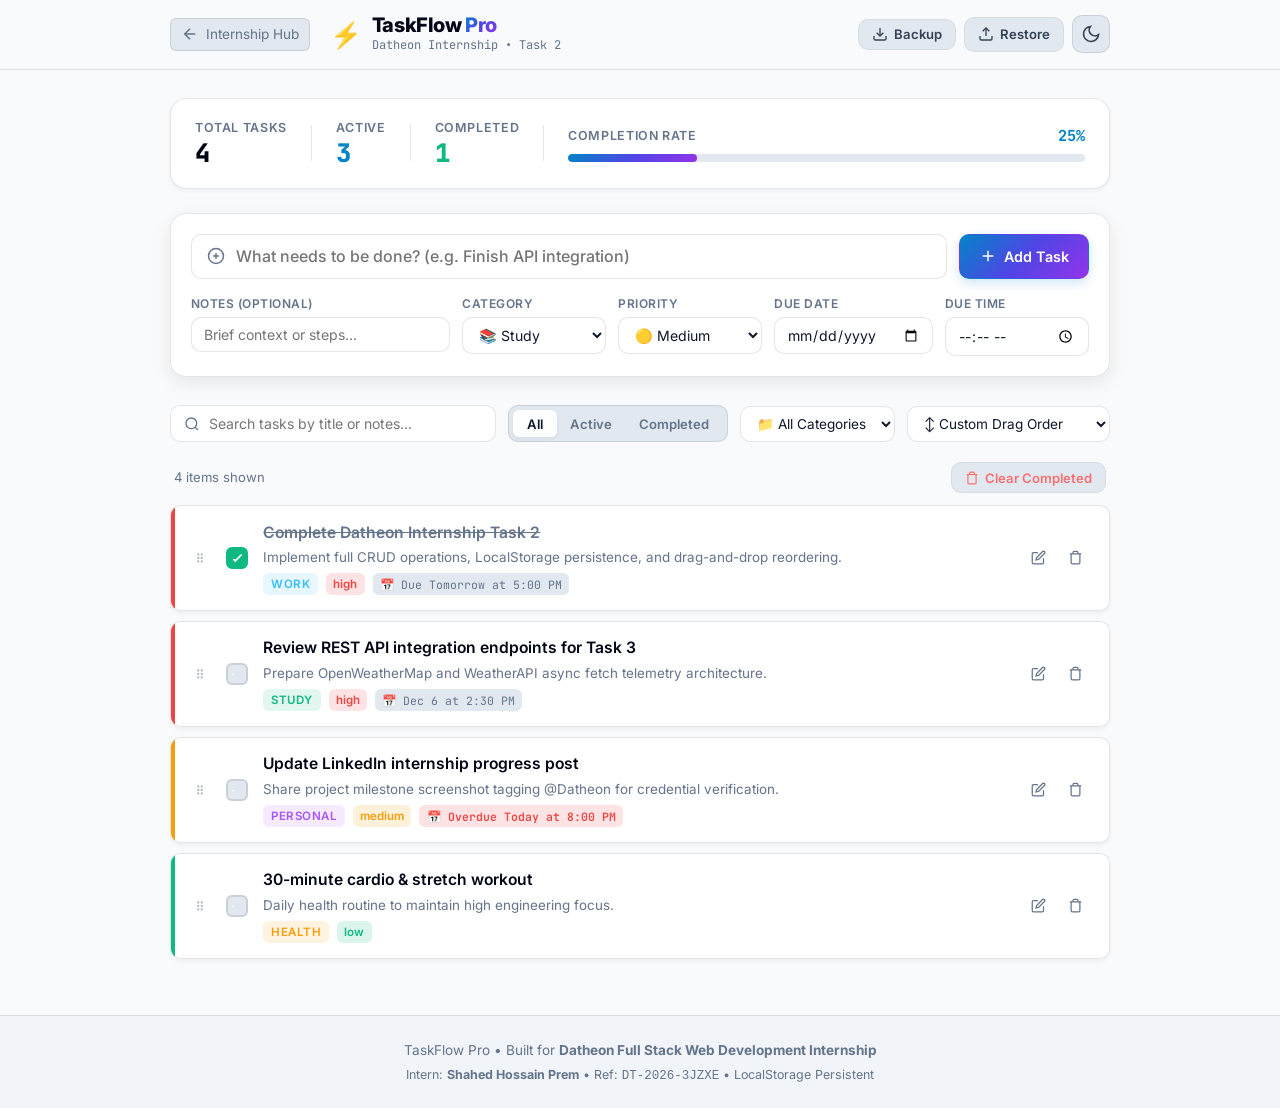
<file: Task-2-Task-Manager/index.html>
<!DOCTYPE html>
<html lang="en" data-theme="dark">
<head>
  <meta charset="UTF-8">
  <meta name="viewport" content="width=device-width, initial-scale=1.0">
  <meta http-equiv="X-UA-Compatible" content="ie=edge">
  <title>TaskFlow Pro | Productivity Task Manager • Shahed Hossain Prem</title>
  <meta name="description" content="A powerful, accessible productivity task management application featuring complete CRUD, category tagging, priority tracking, localStorage persistence, and drag-and-drop reordering. Built for Datheon Internship Task 2.">
  <meta name="keywords" content="Task Manager, Productivity App, CRUD, LocalStorage, JavaScript, Datheon Internship, Shahed Hossain Prem">
  <meta name="author" content="Shahed Hossain Prem">

  <!-- Open Graph -->
  <meta property="og:type" content="website">
  <meta property="og:title" content="TaskFlow Pro | Productivity Task Manager">
  <meta property="og:description" content="Full CRUD productivity dashboard with categories, due dates, drag-and-drop reordering, and localStorage persistence.">

  <!-- Favicon -->
  <link rel="icon" type="image/svg+xml" href="data:image/svg+xml,<svg xmlns=%22http://www.w3.org/2000/svg%22 viewBox=%220 0 100 100%22><text y=%22.9em%22 font-size=%2290%22>📋</text></svg>">

  <!-- Google Fonts: Inter & JetBrains Mono -->
  <link rel="preconnect" href="https://fonts.googleapis.com">
  <link rel="preconnect" href="https://fonts.gstatic.com" crossorigin>
  <link href="https://fonts.googleapis.com/css2?family=Inter:wght@300;400;500;600;700;800&family=JetBrains+Mono:wght@400;500;600&display=swap" rel="stylesheet">

  <link rel="stylesheet" href="style.css">
</head>
<body>
  <!-- Header & App Bar -->
  <header class="app-header">
    <div class="container header-container">
      <div class="brand-group">
        <a href="../" class="back-home-link" title="Return to Internship Hub" aria-label="Return to Internship Hub">
          <svg width="18" height="18" viewBox="0 0 24 24" fill="none" stroke="currentColor" stroke-width="2"><line x1="19" y1="12" x2="5" y2="12"></line><polyline points="12 19 5 12 12 5"></polyline></svg>
          <span class="hub-text">Internship Hub</span>
        </a>
        <div class="logo-wrapper">
          <div class="logo-icon">⚡</div>
          <div>
            <h1 class="logo-title">TaskFlow <span class="accent-text">Pro</span></h1>
            <p class="logo-subtitle">Datheon Internship • Task 2</p>
          </div>
        </div>
      </div>

      <div class="header-controls">
        <button id="export-btn" class="btn btn-ghost btn-sm" title="Export tasks to JSON backup" aria-label="Export tasks JSON">
          <svg width="16" height="16" viewBox="0 0 24 24" fill="none" stroke="currentColor" stroke-width="2"><path d="M21 15v4a2 2 0 0 1-2 2H5a2 2 0 0 1-2-2v-4"></path><polyline points="7 10 12 15 17 10"></polyline><line x1="12" y1="15" x2="12" y2="3"></line></svg>
          <span class="btn-text">Backup</span>
        </button>

        <label for="import-file" class="btn btn-ghost btn-sm import-label" title="Import tasks from JSON" aria-label="Import tasks JSON">
          <svg width="16" height="16" viewBox="0 0 24 24" fill="none" stroke="currentColor" stroke-width="2"><path d="M21 15v4a2 2 0 0 1-2 2H5a2 2 0 0 1-2-2v-4"></path><polyline points="17 8 12 3 7 8"></polyline><line x1="12" y1="3" x2="12" y2="15"></line></svg>
          <span class="btn-text">Restore</span>
          <input type="file" id="import-file" accept=".json" class="visually-hidden">
        </label>

        <!-- Theme Toggle -->
        <button id="theme-toggle" class="icon-btn" aria-label="Toggle dark and light theme" title="Toggle Theme">
          <svg class="sun-icon" viewBox="0 0 24 24" width="20" height="20" fill="none" stroke="currentColor" stroke-width="2"><circle cx="12" cy="12" r="5"></circle><line x1="12" y1="1" x2="12" y2="3"></line><line x1="12" y1="21" x2="12" y2="23"></line><line x1="4.22" y1="4.22" x2="5.64" y2="5.64"></line><line x1="18.36" y1="18.36" x2="19.78" y2="19.78"></line><line x1="1" y1="12" x2="3" y2="12"></line><line x1="21" y1="12" x2="23" y2="12"></line><line x1="4.22" y1="19.78" x2="5.64" y2="18.36"></line><line x1="18.36" y1="5.64" x2="19.78" y2="4.22"></line></svg>
          <svg class="moon-icon" viewBox="0 0 24 24" width="20" height="20" fill="none" stroke="currentColor" stroke-width="2"><path d="M21 12.79A9 9 0 1 1 11.21 3 7 7 0 0 0 21 12.79z"></path></svg>
        </button>
      </div>
    </div>
  </header>

  <main class="main-content container">
    <!-- Productivity Analytics & Progress Dashboard -->
    <section class="metrics-section" aria-label="Productivity Metrics">
      <div class="metrics-card">
        <div class="metrics-grid">
          <div class="metric-item">
            <span class="metric-label">Total Tasks</span>
            <span class="metric-value" id="stat-total">0</span>
          </div>
          <div class="metric-divider"></div>
          <div class="metric-item">
            <span class="metric-label">Active</span>
            <span class="metric-value active-val" id="stat-active">0</span>
          </div>
          <div class="metric-divider"></div>
          <div class="metric-item">
            <span class="metric-label">Completed</span>
            <span class="metric-value completed-val" id="stat-completed">0</span>
          </div>
          <div class="metric-divider"></div>
          <div class="metric-item progress-metric">
            <div class="progress-info">
              <span class="metric-label">Completion Rate</span>
              <span class="metric-percent" id="stat-percent">0%</span>
            </div>
            <div class="progress-track" role="progressbar" aria-valuenow="0" aria-valuemin="0" aria-valuemax="100" aria-label="Task completion progress">
              <div class="progress-bar" id="progress-bar" style="width: 0%;"></div>
            </div>
          </div>
        </div>
      </div>
    </section>

    <!-- Task Creation & Quick Add Panel -->
    <section class="create-task-section" aria-label="Create New Task">
      <div class="create-card">
        <form id="task-form" class="task-form" novalidate>
          <div class="form-main-row">
            <div class="input-with-icon">
              <svg class="input-icon" width="18" height="18" viewBox="0 0 24 24" fill="none" stroke="currentColor" stroke-width="2"><circle cx="12" cy="12" r="10"></circle><line x1="12" y1="8" x2="12" y2="16"></line><line x1="8" y1="12" x2="16" y2="12"></line></svg>
              <input type="text" id="task-title-input" class="form-input title-input" placeholder="What needs to be done? (e.g. Finish API integration)" required maxlength="120" autocomplete="off">
            </div>
            <button type="submit" class="btn btn-primary submit-task-btn" id="submit-task-btn">
              <svg width="18" height="18" viewBox="0 0 24 24" fill="none" stroke="currentColor" stroke-width="2"><line x1="12" y1="5" x2="12" y2="19"></line><line x1="5" y1="12" x2="19" y2="12"></line></svg>
              <span>Add Task</span>
            </button>
          </div>

          <!-- Extended Task Options Accordion -->
          <div class="form-options-row">
            <div class="option-field">
              <label for="task-desc-input" class="option-label">Notes (Optional)</label>
              <input type="text" id="task-desc-input" class="form-input opt-input" placeholder="Brief context or steps..." maxlength="250">
            </div>

            <div class="option-field">
              <label for="task-category-select" class="option-label">Category</label>
              <select id="task-category-select" class="form-select">
                <option value="work">💼 Work</option>
                <option value="personal">🏠 Personal</option>
                <option value="study" selected>📚 Study</option>
                <option value="urgent">🔥 Urgent</option>
                <option value="health">🏋️ Health</option>
              </select>
            </div>

            <div class="option-field">
              <label for="task-priority-select" class="option-label">Priority</label>
              <select id="task-priority-select" class="form-select">
                <option value="low">🟢 Low</option>
                <option value="medium" selected>🟡 Medium</option>
                <option value="high">🔴 High</option>
              </select>
            </div>

            <div class="option-field">
              <label for="task-due-input" class="option-label">Due Date</label>
              <input type="date" id="task-due-input" class="form-input opt-input date-input">
            </div>

            <div class="option-field">
              <label for="task-due-time-input" class="option-label">Due Time</label>
              <input type="time" id="task-due-time-input" class="form-input opt-input time-input">
            </div>
          </div>
        </form>
      </div>
    </section>

    <!-- Toolbar: Search, Filters & Sorting -->
    <section class="toolbar-section" aria-label="Filters and Search">
      <div class="toolbar-container">
        <!-- Search Input -->
        <div class="search-wrapper">
          <svg class="search-icon" width="16" height="16" viewBox="0 0 24 24" fill="none" stroke="currentColor" stroke-width="2"><circle cx="11" cy="11" r="8"></circle><line x1="21" y1="21" x2="16.65" y2="16.65"></line></svg>
          <input type="text" id="search-input" class="search-input" placeholder="Search tasks by title or notes..." autocomplete="off">
          <button id="clear-search-btn" class="clear-search-btn" title="Clear search" aria-label="Clear search" style="display: none;">&times;</button>
        </div>

        <!-- Status Filter Tabs -->
        <div class="status-tabs" role="tablist" aria-label="Filter tasks by status">
          <button class="status-tab active" data-status="all" role="tab" aria-selected="true">All</button>
          <button class="status-tab" data-status="active" role="tab" aria-selected="false">Active</button>
          <button class="status-tab" data-status="completed" role="tab" aria-selected="false">Completed</button>
        </div>

        <!-- Category Dropdown Filter -->
        <div class="category-filter-wrapper">
          <select id="category-filter" class="form-select filter-select" aria-label="Filter by category">
            <option value="all">📁 All Categories</option>
            <option value="work">💼 Work</option>
            <option value="personal">🏠 Personal</option>
            <option value="study">📚 Study</option>
            <option value="urgent">🔥 Urgent</option>
            <option value="health">🏋️ Health</option>
          </select>
        </div>

        <!-- Sorting Selector -->
        <div class="sort-wrapper">
          <select id="sort-select" class="form-select filter-select" aria-label="Sort tasks">
            <option value="manual">↕️ Custom Drag Order</option>
            <option value="due-asc">📅 Due Date (Earliest)</option>
            <option value="due-desc">📅 Due Date (Latest)</option>
            <option value="priority-desc">⚡ Priority (High → Low)</option>
            <option value="created-desc">🕒 Created (Newest)</option>
            <option value="alpha-asc">🔤 Alphabetical (A-Z)</option>
          </select>
        </div>
      </div>
    </section>

    <!-- Task List Container -->
    <section class="task-list-section" aria-label="Task List">
      <div class="task-list-header">
        <div class="active-count-label">
          <span id="rendered-count">0</span> items shown
        </div>
        <div class="bulk-actions">
          <button id="clear-completed-btn" class="btn btn-ghost btn-sm text-danger" title="Remove all completed tasks" aria-label="Clear completed tasks">
            <svg width="14" height="14" viewBox="0 0 24 24" fill="none" stroke="currentColor" stroke-width="2"><polyline points="3 6 5 6 21 6"></polyline><path d="M19 6v14a2 2 0 0 1-2 2H7a2 2 0 0 1-2-2V6m3 0V4a2 2 0 0 1 2-2h4a2 2 0 0 1 2 2v2"></path></svg>
            <span>Clear Completed</span>
          </button>
        </div>
      </div>

      <!-- Live Tasks Container (Drag and Drop Target) -->
      <ul id="task-list" class="task-list" aria-live="polite">
        <!-- Tasks rendered dynamically by JavaScript -->
      </ul>

      <!-- Empty State View -->
      <div id="empty-state" class="empty-state" style="display: none;">
        <div class="empty-icon">✨</div>
        <h3 class="empty-title">No tasks found</h3>
        <p class="empty-subtitle">Create a new task above or adjust your search and filters.</p>
        <button id="reset-filters-btn" class="btn btn-secondary btn-sm">Reset All Filters</button>
      </div>
    </section>
  </main>

  <!-- Edit Task Modal Dialog (<dialog>) -->
  <dialog id="edit-modal" class="edit-modal" aria-labelledby="edit-modal-title">
    <div class="modal-card">
      <div class="modal-header">
        <h3 id="edit-modal-title" class="modal-title">Edit Task</h3>
        <button id="close-edit-modal-btn" class="modal-close-icon" aria-label="Close edit modal">&times;</button>
      </div>
      <form id="edit-task-form" class="edit-form" novalidate>
        <input type="hidden" id="edit-task-id">

        <div class="form-group">
          <label for="edit-title-input" class="form-label">Task Title <span class="required">*</span></label>
          <input type="text" id="edit-title-input" class="form-input" required maxlength="120">
          <span class="field-error" id="edit-title-error"></span>
        </div>

        <div class="form-group">
          <label for="edit-desc-input" class="form-label">Notes & Description</label>
          <textarea id="edit-desc-input" class="form-input form-textarea" rows="3" maxlength="250"></textarea>
        </div>

        <div class="form-row-two">
          <div class="form-group">
            <label for="edit-category-select" class="form-label">Category</label>
            <select id="edit-category-select" class="form-select">
              <option value="work">💼 Work</option>
              <option value="personal">🏠 Personal</option>
              <option value="study">📚 Study</option>
              <option value="urgent">🔥 Urgent</option>
              <option value="health">🏋️ Health</option>
            </select>
          </div>

          <div class="form-group">
            <label for="edit-priority-select" class="form-label">Priority</label>
            <select id="edit-priority-select" class="form-select">
              <option value="low">🟢 Low</option>
              <option value="medium">🟡 Medium</option>
              <option value="high">🔴 High</option>
            </select>
          </div>
        </div>

        <div class="form-row-two">
          <div class="form-group">
            <label for="edit-due-input" class="form-label">Due Date</label>
            <input type="date" id="edit-due-input" class="form-input">
          </div>

          <div class="form-group">
            <label for="edit-time-input" class="form-label">Due Time</label>
            <input type="time" id="edit-time-input" class="form-input">
          </div>
        </div>

        <div class="modal-actions">
          <button type="button" id="cancel-edit-btn" class="btn btn-secondary">Cancel</button>
          <button type="submit" class="btn btn-primary">Save Changes</button>
        </div>
      </form>
    </div>
  </dialog>

  <!-- Toast Notification Container -->
  <div id="toast-container" class="toast-container" aria-live="assertive"></div>

  <!-- Confetti Canvas Container -->
  <canvas id="confetti-canvas" class="confetti-canvas"></canvas>

  <!-- Footer -->
  <footer class="app-footer">
    <div class="container footer-content">
      <p>TaskFlow Pro • Built for <strong>Datheon Full Stack Web Development Internship</strong></p>
      <p class="footer-meta">Intern: <strong>Shahed Hossain Prem</strong> • Ref: <code>DT-2026-3JZXE</code> • LocalStorage Persistent</p>
    </div>
  </footer>

  <script src="script.js"></script>
</body>
</html>
</file>
<file: Task-1-Portfolio/style.css>
/* ==========================================================================
   Shahed Hossain Prem - Developer Portfolio Stylesheet
   Modern CSS3, CSS Variables, Responsive Grid/Flexbox, Dark & Light Mode
   ========================================================================== */

/* --------------------------------------------------------------------------
   CSS Custom Properties (Variables)
   -------------------------------------------------------------------------- */
:root {
  /* Dark Theme (Default) */
  --bg-primary: #0b0f19;
  --bg-secondary: #111827;
  --bg-card: rgba(17, 24, 39, 0.75);
  --bg-card-hover: rgba(30, 41, 59, 0.85);
  --bg-surface: #1e293b;
  --bg-modal: #111827;
  --nav-bg: rgba(11, 15, 25, 0.85);
  --nav-border: rgba(255, 255, 255, 0.08);

  --text-primary: #f8fafc;
  --text-secondary: #cbd5e1;
  --text-muted: #94a3b8;
  --text-heading: #ffffff;

  --accent-primary: #38bdf8;       /* Bright Cyan */
  --accent-secondary: #6366f1;     /* Indigo */
  --accent-gradient: linear-gradient(135deg, #38bdf8 0%, #6366f1 50%, #a855f7 100%);
  --accent-glow: rgba(56, 189, 248, 0.25);
  --accent-hover: #0ea5e9;

  --border-color: rgba(255, 255, 255, 0.1);
  --border-subtle: rgba(255, 255, 255, 0.05);

  --font-main: 'Inter', -apple-system, BlinkMacSystemFont, 'Segoe UI', Roboto, sans-serif;
  --font-mono: 'JetBrains Mono', monospace;

  --shadow-sm: 0 2px 4px rgba(0, 0, 0, 0.2);
  --shadow-md: 0 4px 12px rgba(0, 0, 0, 0.3);
  --shadow-lg: 0 10px 30px rgba(0, 0, 0, 0.5);
  --shadow-glow: 0 0 25px rgba(56, 189, 248, 0.3);

  --radius-sm: 6px;
  --radius-md: 12px;
  --radius-lg: 20px;
  --radius-full: 9999px;

  --header-height: 72px;
  --transition-fast: 0.2s cubic-bezier(0.4, 0, 0.2, 1);
  --transition-normal: 0.3s cubic-bezier(0.4, 0, 0.2, 1);
}

/* Light Theme Variables */
[data-theme="light"] {
  --bg-primary: #f8fafc;
  --bg-secondary: #f1f5f9;
  --bg-card: rgba(255, 255, 255, 0.9);
  --bg-card-hover: #ffffff;
  --bg-surface: #e2e8f0;
  --bg-modal: #ffffff;
  --nav-bg: rgba(248, 250, 252, 0.88);
  --nav-border: rgba(0, 0, 0, 0.08);

  --text-primary: #0f172a;
  --text-secondary: #334155;
  --text-muted: #64748b;
  --text-heading: #020617;

  --accent-primary: #0284c7;
  --accent-secondary: #4f46e5;
  --accent-gradient: linear-gradient(135deg, #0284c7 0%, #4f46e5 50%, #9333ea 100%);
  --accent-glow: rgba(2, 132, 199, 0.2);
  --accent-hover: #0369a1;

  --border-color: rgba(0, 0, 0, 0.1);
  --border-subtle: rgba(0, 0, 0, 0.05);

  --shadow-sm: 0 2px 4px rgba(0, 0, 0, 0.05);
  --shadow-md: 0 4px 12px rgba(0, 0, 0, 0.08);
  --shadow-lg: 0 10px 30px rgba(0, 0, 0, 0.12);
  --shadow-glow: 0 0 25px rgba(2, 132, 199, 0.2);
}

/* --------------------------------------------------------------------------
   Reset & Base Setup
   -------------------------------------------------------------------------- */
*, *::before, *::after {
  box-sizing: border-box;
  margin: 0;
  padding: 0;
}

html {
  font-size: 16px;
  scroll-behavior: smooth;
  scroll-padding-top: calc(var(--header-height) + 16px);
  -webkit-text-size-adjust: 100%;
}

body {
  font-family: var(--font-main);
  background-color: var(--bg-primary);
  color: var(--text-primary);
  line-height: 1.6;
  overflow-x: hidden;
  transition: background-color var(--transition-normal), color var(--transition-normal);
  min-height: 100vh;
}

img {
  max-width: 100%;
  height: auto;
  display: block;
}

a {
  color: inherit;
  text-decoration: none;
  transition: color var(--transition-fast);
}

button, input, textarea {
  font-family: inherit;
  font-size: inherit;
  color: inherit;
}

code {
  font-family: var(--font-mono);
  background: var(--bg-surface);
  color: var(--accent-primary);
  padding: 0.15rem 0.4rem;
  border-radius: var(--radius-sm);
  font-size: 0.88em;
}

/* Accessibility Focus States */
:focus-visible {
  outline: 2px solid var(--accent-primary);
  outline-offset: 3px;
}

/* --------------------------------------------------------------------------
   Layout Containers & Utilities
   -------------------------------------------------------------------------- */
.container {
  width: 100%;
  max-width: 1200px;
  margin-left: auto;
  margin-right: auto;
  padding-left: 1.25rem;
  padding-right: 1.25rem;
}

.section {
  padding: 5rem 0;
  position: relative;
}

.section-header {
  text-align: center;
  max-width: 720px;
  margin: 0 auto 3.5rem auto;
}

.section-kicker {
  display: inline-block;
  font-family: var(--font-mono);
  font-size: 0.85rem;
  font-weight: 600;
  text-transform: uppercase;
  letter-spacing: 0.1em;
  color: var(--accent-primary);
  margin-bottom: 0.5rem;
}

.section-title {
  font-size: 2.25rem;
  font-weight: 800;
  color: var(--text-heading);
  letter-spacing: -0.02em;
  line-height: 1.2;
}

.section-subtitle {
  color: var(--text-muted);
  font-size: 1.05rem;
  margin-top: 0.75rem;
}

.section-divider {
  width: 50px;
  height: 4px;
  background: var(--accent-gradient);
  border-radius: var(--radius-full);
  margin: 1rem auto 0 auto;
}

.gradient-text {
  background: var(--accent-gradient);
  -webkit-background-clip: text;
  -webkit-text-fill-color: transparent;
  display: inline-block;
}

/* --------------------------------------------------------------------------
   Buttons
   -------------------------------------------------------------------------- */
.btn {
  display: inline-flex;
  align-items: center;
  justify-content: center;
  gap: 0.5rem;
  padding: 0.75rem 1.5rem;
  font-weight: 600;
  font-size: 0.95rem;
  border-radius: var(--radius-md);
  border: 1px solid transparent;
  cursor: pointer;
  transition: all var(--transition-fast);
  text-align: center;
  white-space: nowrap;
}

.btn-primary {
  background: var(--accent-gradient);
  color: #ffffff;
  box-shadow: 0 4px 15px var(--accent-glow);
}

.btn-primary:hover {
  transform: translateY(-2px);
  box-shadow: 0 8px 25px var(--accent-glow);
}

.btn-secondary {
  background: var(--bg-surface);
  color: var(--text-primary);
  border: 1px solid var(--border-color);
}

.btn-secondary:hover {
  background: var(--bg-card-hover);
  border-color: var(--accent-primary);
  transform: translateY(-2px);
}

.btn-outline {
  background: transparent;
  color: var(--accent-primary);
  border: 1px solid var(--accent-primary);
}

.btn-outline:hover {
  background: rgba(56, 189, 248, 0.1);
  transform: translateY(-2px);
}

.btn-sm {
  padding: 0.45rem 0.9rem;
  font-size: 0.85rem;
  border-radius: var(--radius-sm);
}

.btn-block {
  width: 100%;
}

.icon-button {
  display: inline-flex;
  align-items: center;
  justify-content: center;
  background: var(--bg-surface);
  border: 1px solid var(--border-color);
  color: var(--text-secondary);
  border-radius: var(--radius-md);
  width: 42px;
  height: 42px;
  cursor: pointer;
  transition: all var(--transition-fast);
}

.icon-button:hover {
  color: var(--accent-primary);
  border-color: var(--accent-primary);
  transform: translateY(-1px);
}

/* --------------------------------------------------------------------------
   Header & Navbar
   -------------------------------------------------------------------------- */
.site-header {
  position: fixed;
  top: 0;
  left: 0;
  right: 0;
  height: var(--header-height);
  background: var(--nav-bg);
  backdrop-filter: blur(12px);
  -webkit-backdrop-filter: blur(12px);
  border-bottom: 1px solid var(--nav-border);
  z-index: 1000;
  transition: background-color var(--transition-normal), border-color var(--transition-normal);
}

.header-container {
  display: flex;
  align-items: center;
  justify-content: space-between;
  height: 100%;
}

.brand-logo {
  display: flex;
  align-items: center;
  gap: 0.4rem;
  font-weight: 800;
  font-size: 1.35rem;
  color: var(--text-heading);
}

.logo-symbol {
  font-family: var(--font-mono);
  color: var(--accent-primary);
  font-weight: 700;
}

.accent-dot {
  color: var(--accent-primary);
}

.nav-menu {
  display: flex;
}

.nav-list {
  display: flex;
  list-style: none;
  gap: 2rem;
  align-items: center;
}

.nav-link {
  font-weight: 500;
  color: var(--text-secondary);
  font-size: 0.95rem;
  position: relative;
  padding: 0.25rem 0;
}

.nav-link::after {
  content: '';
  position: absolute;
  bottom: -4px;
  left: 0;
  width: 0;
  height: 2px;
  background: var(--accent-gradient);
  transition: width var(--transition-fast);
  border-radius: var(--radius-full);
}

.nav-link:hover,
.nav-link.active {
  color: var(--accent-primary);
}

.nav-link.active::after {
  width: 100%;
}

.header-actions {
  display: flex;
  align-items: center;
  gap: 0.75rem;
}

/* Theme Toggle Icons */
[data-theme="dark"] .sun-icon {
  display: block;
}
[data-theme="dark"] .moon-icon {
  display: none;
}
[data-theme="light"] .sun-icon {
  display: none;
}
[data-theme="light"] .moon-icon {
  display: block;
}

/* Hamburger Toggle (Mobile) */
.hamburger-btn {
  display: none;
  flex-direction: column;
  justify-content: space-around;
  width: 42px;
  height: 42px;
  background: var(--bg-surface);
  border: 1px solid var(--border-color);
  border-radius: var(--radius-md);
  padding: 10px;
  cursor: pointer;
  z-index: 1001;
  transition: all var(--transition-fast);
}

.hamburger-line {
  width: 100%;
  height: 2px;
  background-color: var(--text-primary);
  border-radius: 2px;
  transition: all var(--transition-fast);
}

.hamburger-btn.is-active .hamburger-line:nth-child(1) {
  transform: translateY(7px) rotate(45deg);
}
.hamburger-btn.is-active .hamburger-line:nth-child(2) {
  opacity: 0;
}
.hamburger-btn.is-active .hamburger-line:nth-child(3) {
  transform: translateY(-7px) rotate(-45deg);
}

/* --------------------------------------------------------------------------
   Hero Section
   -------------------------------------------------------------------------- */
.hero-section {
  padding: calc(var(--header-height) + 3.5rem) 0 5rem 0;
  position: relative;
  overflow: hidden;
  background: radial-gradient(circle at 80% 20%, rgba(99, 102, 241, 0.12) 0%, transparent 40%),
              radial-gradient(circle at 10% 60%, rgba(56, 189, 248, 0.1) 0%, transparent 40%);
}

.hero-container {
  display: grid;
  grid-template-columns: 1.2fr 0.8fr;
  gap: 3rem;
  align-items: center;
}

.hero-badge {
  display: inline-flex;
  align-items: center;
  gap: 0.6rem;
  padding: 0.4rem 0.9rem;
  background: rgba(56, 189, 248, 0.1);
  border: 1px solid rgba(56, 189, 248, 0.3);
  border-radius: var(--radius-full);
  font-size: 0.85rem;
  font-weight: 600;
  color: var(--accent-primary);
  margin-bottom: 1.25rem;
}

.pulse-dot {
  width: 8px;
  height: 8px;
  background-color: var(--accent-primary);
  border-radius: 50%;
  box-shadow: 0 0 0 0 rgba(56, 189, 248, 0.7);
  animation: pulse-ring 2s infinite;
}

@keyframes pulse-ring {
  0% {
    box-shadow: 0 0 0 0 rgba(56, 189, 248, 0.7);
  }
  70% {
    box-shadow: 0 0 0 8px rgba(56, 189, 248, 0);
  }
  100% {
    box-shadow: 0 0 0 0 rgba(56, 189, 248, 0);
  }
}

.hero-title {
  font-size: 3.25rem;
  font-weight: 800;
  line-height: 1.15;
  letter-spacing: -0.03em;
  color: var(--text-heading);
  margin-bottom: 0.75rem;
}

.hero-tagline {
  font-size: 1.25rem;
  font-weight: 600;
  color: var(--accent-primary);
  font-family: var(--font-mono);
  margin-bottom: 1.25rem;
}

.hero-description {
  font-size: 1.05rem;
  color: var(--text-secondary);
  line-height: 1.7;
  max-width: 600px;
  margin-bottom: 2rem;
}

.hero-cta-group {
  display: flex;
  flex-wrap: wrap;
  gap: 1rem;
  margin-bottom: 2.5rem;
}

.hero-socials {
  display: flex;
  align-items: center;
  gap: 1rem;
}

.social-link {
  display: flex;
  align-items: center;
  justify-content: center;
  width: 40px;
  height: 40px;
  border-radius: var(--radius-md);
  background: var(--bg-surface);
  border: 1px solid var(--border-color);
  color: var(--text-secondary);
  transition: all var(--transition-fast);
}

.social-link:hover {
  color: var(--accent-primary);
  border-color: var(--accent-primary);
  transform: translateY(-2px);
}

.location-tag {
  display: inline-flex;
  align-items: center;
  gap: 0.35rem;
  font-size: 0.85rem;
  color: var(--text-muted);
  margin-left: 0.5rem;
}

/* Hero Image Card & Badges */
.hero-image-wrapper {
  display: flex;
  justify-content: center;
}

.image-card {
  position: relative;
  width: 320px;
  height: 320px;
  border-radius: var(--radius-lg);
  padding: 8px;
  background: linear-gradient(135deg, rgba(56, 189, 248, 0.4), rgba(99, 102, 241, 0.4));
  box-shadow: var(--shadow-lg), var(--shadow-glow);
}

.image-glow {
  position: absolute;
  inset: -15px;
  background: radial-gradient(circle, rgba(56, 189, 248, 0.3) 0%, transparent 70%);
  filter: blur(20px);
  z-index: -1;
  border-radius: 50%;
}

.profile-photo {
  width: 100%;
  height: 100%;
  object-fit: cover;
  border-radius: calc(var(--radius-lg) - 4px);
  border: 2px solid var(--border-color);
}

.floating-badge {
  position: absolute;
  display: flex;
  align-items: center;
  gap: 0.5rem;
  padding: 0.5rem 0.9rem;
  background: var(--bg-card);
  backdrop-filter: blur(12px);
  -webkit-backdrop-filter: blur(12px);
  border: 1px solid var(--border-color);
  border-radius: var(--radius-md);
  box-shadow: var(--shadow-md);
  font-size: 0.8rem;
  font-weight: 600;
  color: var(--text-primary);
  white-space: nowrap;
}

.floating-badge.top-right {
  top: -12px;
  right: -20px;
  animation: float-gentle 4s ease-in-out infinite;
}

.floating-badge.bottom-left {
  bottom: -12px;
  left: -20px;
  animation: float-gentle 4s ease-in-out infinite 2s;
}

@keyframes float-gentle {
  0%, 100% {
    transform: translateY(0);
  }
  50% {
    transform: translateY(-8px);
  }
}

/* --------------------------------------------------------------------------
   About Section
   -------------------------------------------------------------------------- */
.about-grid {
  display: grid;
  grid-template-columns: 1.1fr 0.9fr;
  gap: 2rem;
}

.about-card {
  background: var(--bg-card);
  backdrop-filter: blur(8px);
  border: 1px solid var(--border-color);
  border-radius: var(--radius-lg);
  padding: 2.25rem;
  box-shadow: var(--shadow-md);
  transition: transform var(--transition-normal), border-color var(--transition-normal);
}

.about-card:hover {
  border-color: rgba(56, 189, 248, 0.4);
}

.card-title {
  font-size: 1.35rem;
  font-weight: 700;
  color: var(--text-heading);
  margin-bottom: 1.25rem;
  display: flex;
  align-items: center;
  gap: 0.5rem;
}

.about-card p {
  color: var(--text-secondary);
  margin-bottom: 1.25rem;
  line-height: 1.7;
}

.metric-row {
  display: grid;
  grid-template-columns: repeat(3, 1fr);
  gap: 1rem;
  margin-top: 2rem;
  padding-top: 1.5rem;
  border-top: 1px solid var(--border-subtle);
}

.metric-box {
  text-align: center;
}

.metric-num {
  display: block;
  font-size: 2rem;
  font-weight: 800;
  color: var(--accent-primary);
  line-height: 1;
  font-family: var(--font-mono);
}

.metric-label {
  font-size: 0.8rem;
  color: var(--text-muted);
  text-transform: uppercase;
  letter-spacing: 0.05em;
  margin-top: 0.4rem;
  display: block;
}

/* Timeline */
.timeline {
  display: flex;
  flex-direction: column;
  gap: 1.75rem;
  position: relative;
  margin-left: 0.5rem;
  padding-left: 1.5rem;
  border-left: 2px solid var(--border-color);
}

.timeline-item {
  position: relative;
}

.timeline-dot {
  position: absolute;
  left: -1.95rem;
  top: 0.35rem;
  width: 12px;
  height: 12px;
  border-radius: 50%;
  background: var(--accent-primary);
  box-shadow: 0 0 10px var(--accent-primary);
}

.timeline-period {
  font-family: var(--font-mono);
  font-size: 0.78rem;
  color: var(--accent-primary);
  text-transform: uppercase;
  font-weight: 600;
  display: block;
  margin-bottom: 0.25rem;
}

.timeline-role {
  font-size: 1.05rem;
  font-weight: 700;
  color: var(--text-heading);
}

.timeline-org {
  font-size: 0.9rem;
  font-weight: 500;
  color: var(--text-secondary);
  margin-bottom: 0.5rem;
}

.timeline-desc {
  font-size: 0.88rem;
  color: var(--text-muted);
  line-height: 1.6;
}

/* --------------------------------------------------------------------------
   Experience Section
   -------------------------------------------------------------------------- */
.experience-list {
  display: flex;
  flex-direction: column;
  gap: 1.5rem;
  max-width: 900px;
  margin: 0 auto;
}

.experience-card {
  background: var(--bg-card);
  border: 1px solid var(--border-color);
  border-radius: var(--radius-lg);
  padding: 1.75rem 2rem;
  transition: all var(--transition-normal);
}

.experience-card:hover {
  transform: translateY(-2px);
  border-color: rgba(56, 189, 248, 0.4);
  box-shadow: var(--shadow-md);
}

.experience-card.active-internship {
  border: 1px solid rgba(56, 189, 248, 0.5);
  background: linear-gradient(135deg, rgba(56, 189, 248, 0.05), rgba(99, 102, 241, 0.05));
}

.experience-header {
  display: flex;
  justify-content: space-between;
  align-items: flex-start;
  margin-bottom: 1rem;
  flex-wrap: wrap;
  gap: 0.5rem;
}

.experience-tag {
  display: inline-block;
  font-size: 0.75rem;
  font-weight: 600;
  text-transform: uppercase;
  letter-spacing: 0.05em;
  padding: 0.2rem 0.6rem;
  border-radius: var(--radius-full);
  background: rgba(56, 189, 248, 0.15);
  color: var(--accent-primary);
  margin-bottom: 0.35rem;
}

.experience-tag.client-tag {
  background: rgba(99, 102, 241, 0.15);
  color: #818cf8;
}

.experience-title {
  font-size: 1.25rem;
  font-weight: 700;
  color: var(--text-heading);
}

.experience-company {
  font-size: 0.95rem;
  color: var(--text-muted);
  font-weight: 500;
}

.experience-date {
  font-family: var(--font-mono);
  font-size: 0.85rem;
  color: var(--text-muted);
  background: var(--bg-surface);
  padding: 0.25rem 0.75rem;
  border-radius: var(--radius-full);
}

.experience-bullets {
  margin-left: 1.25rem;
  margin-bottom: 1.25rem;
  color: var(--text-secondary);
  font-size: 0.93rem;
  line-height: 1.65;
}

.experience-bullets li {
  margin-bottom: 0.4rem;
}

.experience-skills {
  display: flex;
  flex-wrap: wrap;
  gap: 0.5rem;
}

.skill-pill {
  font-size: 0.78rem;
  font-weight: 500;
  background: var(--bg-surface);
  color: var(--text-secondary);
  padding: 0.2rem 0.6rem;
  border-radius: var(--radius-sm);
  border: 1px solid var(--border-subtle);
}

/* --------------------------------------------------------------------------
   Skills Grid Section
   -------------------------------------------------------------------------- */
.skills-grid {
  display: grid;
  grid-template-columns: repeat(auto-fit, minmax(320px, 1fr));
  gap: 1.5rem;
}

.skill-group {
  background: var(--bg-card);
  border: 1px solid var(--border-color);
  border-radius: var(--radius-lg);
  padding: 1.75rem;
  transition: all var(--transition-normal);
}

.skill-group:hover {
  border-color: rgba(56, 189, 248, 0.4);
  transform: translateY(-3px);
  box-shadow: var(--shadow-md);
}

.group-header {
  display: flex;
  align-items: center;
  gap: 0.75rem;
  margin-bottom: 1.25rem;
}

.group-icon {
  font-size: 1.5rem;
  line-height: 1;
}

.group-title {
  font-size: 1.15rem;
  font-weight: 700;
  color: var(--text-heading);
}

.badge-cluster {
  display: flex;
  flex-wrap: wrap;
  gap: 0.5rem;
}

.tech-badge {
  font-size: 0.85rem;
  font-weight: 500;
  background: var(--bg-surface);
  color: var(--text-primary);
  padding: 0.4rem 0.8rem;
  border-radius: var(--radius-md);
  border: 1px solid var(--border-color);
  transition: all var(--transition-fast);
}

.tech-badge:hover {
  background: var(--accent-primary);
  color: #ffffff;
  border-color: var(--accent-primary);
  transform: scale(1.04);
}

/* --------------------------------------------------------------------------
   Projects Grid Section
   -------------------------------------------------------------------------- */
.projects-grid {
  display: grid;
  grid-template-columns: repeat(auto-fit, minmax(340px, 1fr));
  gap: 2rem;
}

.project-card {
  background: var(--bg-card);
  border: 1px solid var(--border-color);
  border-radius: var(--radius-lg);
  overflow: hidden;
  display: flex;
  flex-direction: column;
  transition: all var(--transition-normal);
  cursor: pointer;
}

.project-card:hover {
  transform: translateY(-5px);
  border-color: rgba(56, 189, 248, 0.5);
  box-shadow: var(--shadow-lg), var(--shadow-glow);
}

.card-visual {
  height: 150px;
  position: relative;
  display: flex;
  align-items: center;
  justify-content: center;
  overflow: hidden;
}

.visual-grad-1 { background: linear-gradient(135deg, #0284c7 0%, #2563eb 100%); }
.visual-grad-2 { background: linear-gradient(135deg, #d97706 0%, #dc2626 100%); }
.visual-grad-3 { background: linear-gradient(135deg, #4f46e5 0%, #7c3aed 100%); }
.visual-grad-4 { background: linear-gradient(135deg, #059669 0%, #0d9488 100%); }
.visual-grad-5 { background: linear-gradient(135deg, #ea580c 0%, #ca8a04 100%); }
.visual-grad-6 { background: linear-gradient(135deg, #9333ea 0%, #c026d3 100%); }

.project-category {
  position: absolute;
  top: 12px;
  left: 12px;
  background: rgba(0, 0, 0, 0.45);
  backdrop-filter: blur(6px);
  color: #ffffff;
  font-size: 0.75rem;
  font-weight: 600;
  padding: 0.25rem 0.65rem;
  border-radius: var(--radius-full);
}

.visual-icon {
  font-size: 3.5rem;
  filter: drop-shadow(0 4px 10px rgba(0, 0, 0, 0.3));
  transition: transform var(--transition-normal);
}

.project-card:hover .visual-icon {
  transform: scale(1.15) rotate(5deg);
}

.card-body {
  padding: 1.5rem;
  display: flex;
  flex-direction: column;
  flex: 1;
}

.project-name {
  font-size: 1.25rem;
  font-weight: 700;
  color: var(--text-heading);
  margin-bottom: 0.5rem;
}

.project-summary {
  font-size: 0.92rem;
  color: var(--text-secondary);
  line-height: 1.6;
  margin-bottom: 1.25rem;
  flex: 1;
}

.project-tags {
  display: flex;
  flex-wrap: wrap;
  gap: 0.4rem;
  margin-bottom: 1.5rem;
}

.project-tags span {
  font-size: 0.75rem;
  font-weight: 600;
  font-family: var(--font-mono);
  background: var(--bg-surface);
  color: var(--accent-primary);
  padding: 0.2rem 0.6rem;
  border-radius: var(--radius-sm);
}

.card-actions {
  display: flex;
  align-items: center;
  justify-content: space-between;
  padding-top: 1rem;
  border-top: 1px solid var(--border-subtle);
}

.btn-details {
  background: var(--bg-surface);
  color: var(--text-primary);
  border: 1px solid var(--border-color);
}

.btn-details:hover {
  background: var(--accent-primary);
  color: #ffffff;
  border-color: var(--accent-primary);
}

.link-icon {
  display: flex;
  align-items: center;
  justify-content: center;
  width: 36px;
  height: 36px;
  border-radius: var(--radius-md);
  color: var(--text-secondary);
  background: var(--bg-surface);
  border: 1px solid var(--border-color);
  transition: all var(--transition-fast);
}

.link-icon:hover {
  color: var(--accent-primary);
  border-color: var(--accent-primary);
  transform: translateY(-2px);
}

/* --------------------------------------------------------------------------
   Resume Section
   -------------------------------------------------------------------------- */
.resume-wrapper {
  background: var(--bg-card);
  border: 1px solid var(--border-color);
  border-radius: var(--radius-lg);
  padding: 3rem;
  display: grid;
  grid-template-columns: 1.2fr 0.8fr;
  gap: 3rem;
  align-items: center;
  box-shadow: var(--shadow-md);
}

.resume-text {
  color: var(--text-secondary);
  font-size: 1.05rem;
  margin-bottom: 1.75rem;
  line-height: 1.7;
}

.credential-box {
  background: var(--bg-surface);
  border: 1px solid var(--border-color);
  border-radius: var(--radius-md);
  padding: 1.25rem 1.5rem;
  margin-bottom: 2rem;
  display: flex;
  flex-direction: column;
  gap: 0.75rem;
}

.cred-item {
  font-size: 0.9rem;
  display: flex;
  flex-direction: column;
  gap: 0.2rem;
}

.cred-item strong {
  color: var(--text-muted);
  font-size: 0.8rem;
  text-transform: uppercase;
  letter-spacing: 0.05em;
}

.cred-item span {
  color: var(--text-primary);
  font-weight: 600;
}

.resume-buttons {
  display: flex;
  flex-wrap: wrap;
  gap: 1rem;
}

.resume-preview-card {
  background: var(--bg-surface);
  border: 1px solid var(--border-color);
  border-radius: var(--radius-md);
  overflow: hidden;
  box-shadow: var(--shadow-sm);
}

.preview-header {
  display: flex;
  align-items: center;
  gap: 0.75rem;
  padding: 0.75rem 1rem;
  background: rgba(0, 0, 0, 0.15);
  border-bottom: 1px solid var(--border-subtle);
}

.pdf-tag {
  background: #ef4444;
  color: #ffffff;
  font-size: 0.7rem;
  font-weight: 700;
  padding: 0.15rem 0.45rem;
  border-radius: 4px;
}

.file-name {
  font-family: var(--font-mono);
  font-size: 0.8rem;
  color: var(--text-muted);
  overflow: hidden;
  text-overflow: ellipsis;
  white-space: nowrap;
}

.preview-body {
  padding: 1.75rem;
}

.mini-profile {
  display: flex;
  align-items: center;
  gap: 1rem;
  margin-bottom: 1.25rem;
}

.mini-avatar {
  width: 56px;
  height: 56px;
  border-radius: 50%;
  object-fit: cover;
  border: 2px solid var(--accent-primary);
}

.mini-name {
  font-size: 1.05rem;
  font-weight: 700;
  color: var(--text-heading);
}

.mini-title {
  font-size: 0.85rem;
  color: var(--accent-primary);
}

.preview-badges {
  display: flex;
  flex-wrap: wrap;
  gap: 0.4rem;
  margin-bottom: 1.25rem;
}

.preview-badges span {
  font-size: 0.75rem;
  background: var(--bg-primary);
  color: var(--text-secondary);
  padding: 0.2rem 0.5rem;
  border-radius: var(--radius-sm);
  border: 1px solid var(--border-subtle);
}

.preview-hint {
  font-size: 0.8rem;
  color: var(--text-muted);
  font-style: italic;
}

/* --------------------------------------------------------------------------
   Contact Section
   -------------------------------------------------------------------------- */
.contact-grid {
  display: grid;
  grid-template-columns: 0.9fr 1.1fr;
  gap: 2.5rem;
}

.contact-info-panel,
.contact-form-panel {
  background: var(--bg-card);
  border: 1px solid var(--border-color);
  border-radius: var(--radius-lg);
  padding: 2.5rem;
  box-shadow: var(--shadow-md);
}

.panel-title {
  font-size: 1.35rem;
  font-weight: 700;
  color: var(--text-heading);
  margin-bottom: 0.75rem;
}

.panel-desc {
  color: var(--text-secondary);
  font-size: 0.95rem;
  line-height: 1.6;
  margin-bottom: 2rem;
}

.contact-item {
  display: flex;
  align-items: center;
  gap: 1.25rem;
  margin-bottom: 1.5rem;
}

.contact-icon {
  display: flex;
  align-items: center;
  justify-content: center;
  width: 48px;
  height: 48px;
  border-radius: var(--radius-md);
  background: var(--bg-surface);
  border: 1px solid var(--border-color);
  color: var(--accent-primary);
  flex-shrink: 0;
}

.contact-label {
  display: block;
  font-size: 0.8rem;
  color: var(--text-muted);
  text-transform: uppercase;
  letter-spacing: 0.05em;
  margin-bottom: 0.15rem;
}

.contact-value {
  color: var(--text-primary);
  font-weight: 600;
  font-size: 0.95rem;
  word-break: break-all;
}

.contact-value:hover {
  color: var(--accent-primary);
}

/* Form Styles */
.form-group {
  margin-bottom: 1.25rem;
}

.form-label {
  display: block;
  font-size: 0.88rem;
  font-weight: 600;
  color: var(--text-primary);
  margin-bottom: 0.4rem;
}

.required {
  color: #ef4444;
}

.form-input {
  width: 100%;
  padding: 0.75rem 1rem;
  background: var(--bg-surface);
  border: 1px solid var(--border-color);
  border-radius: var(--radius-md);
  color: var(--text-primary);
  transition: all var(--transition-fast);
  outline: none;
}

.form-input:focus {
  border-color: var(--accent-primary);
  box-shadow: 0 0 0 3px var(--accent-glow);
}

.form-textarea {
  resize: vertical;
  min-height: 120px;
}

.field-error {
  display: block;
  font-size: 0.8rem;
  color: #ef4444;
  margin-top: 0.35rem;
  min-height: 1.2em;
}

.form-status {
  margin-top: 1rem;
  padding: 0.75rem 1rem;
  border-radius: var(--radius-md);
  font-size: 0.9rem;
  display: none;
}

.form-status.success {
  display: block;
  background: rgba(16, 185, 129, 0.15);
  border: 1px solid rgba(16, 185, 129, 0.4);
  color: #10b981;
}

.form-status.error {
  display: block;
  background: rgba(239, 68, 68, 0.15);
  border: 1px solid rgba(239, 68, 68, 0.4);
  color: #ef4444;
}

/* --------------------------------------------------------------------------
   Native <dialog> Modal Styles
   -------------------------------------------------------------------------- */
.project-modal {
  position: fixed;
  inset: 0;
  margin: auto;
  max-width: 650px;
  width: 90%;
  background: var(--bg-modal);
  color: var(--text-primary);
  border: 1px solid var(--border-color);
  border-radius: var(--radius-lg);
  box-shadow: var(--shadow-lg), 0 0 50px rgba(0, 0, 0, 0.6);
  padding: 0;
  overflow: hidden;
  opacity: 0;
  transform: scale(0.95) translateY(10px);
  transition: opacity 0.25s ease, transform 0.25s ease, display 0.25s allow-discrete;
}

.project-modal[open] {
  opacity: 1;
  transform: scale(1) translateY(0);
}

@starting-style {
  .project-modal[open] {
    opacity: 0;
    transform: scale(0.95) translateY(10px);
  }
}

.project-modal::backdrop {
  background: rgba(0, 0, 0, 0.75);
  backdrop-filter: blur(8px);
  -webkit-backdrop-filter: blur(8px);
}

.modal-wrapper {
  position: relative;
  padding: 2.25rem;
  max-height: 85vh;
  overflow-y: auto;
}

.modal-close-btn {
  position: absolute;
  top: 1.25rem;
  right: 1.25rem;
  background: var(--bg-surface);
  border: 1px solid var(--border-color);
  color: var(--text-secondary);
  width: 36px;
  height: 36px;
  border-radius: 50%;
  font-size: 1.4rem;
  display: flex;
  align-items: center;
  justify-content: center;
  cursor: pointer;
  transition: all var(--transition-fast);
  line-height: 1;
}

.modal-close-btn:hover {
  background: var(--accent-primary);
  color: #ffffff;
  border-color: var(--accent-primary);
}

.modal-header {
  margin-bottom: 1.5rem;
  padding-right: 2rem;
}

.modal-category {
  display: inline-block;
  font-size: 0.78rem;
  font-weight: 600;
  text-transform: uppercase;
  color: var(--accent-primary);
  letter-spacing: 0.05em;
  margin-bottom: 0.35rem;
}

.modal-title {
  font-size: 1.75rem;
  font-weight: 800;
  color: var(--text-heading);
  line-height: 1.2;
  margin-bottom: 0.35rem;
}

.modal-tagline {
  font-size: 0.95rem;
  color: var(--text-muted);
}

.modal-body {
  display: flex;
  flex-direction: column;
  gap: 1.5rem;
  margin-bottom: 2rem;
}

.modal-section h4 {
  font-size: 0.95rem;
  text-transform: uppercase;
  letter-spacing: 0.05em;
  color: var(--text-muted);
  margin-bottom: 0.5rem;
}

.modal-section p {
  color: var(--text-secondary);
  font-size: 0.95rem;
  line-height: 1.65;
}

.modal-tech-list {
  display: flex;
  flex-wrap: wrap;
  gap: 0.5rem;
}

.modal-tech-pill {
  font-family: var(--font-mono);
  font-size: 0.8rem;
  background: var(--bg-surface);
  color: var(--accent-primary);
  padding: 0.25rem 0.65rem;
  border-radius: var(--radius-sm);
  border: 1px solid var(--border-color);
}

.modal-highlights {
  margin-left: 1.25rem;
  color: var(--text-secondary);
  font-size: 0.92rem;
  line-height: 1.6;
}

.modal-highlights li {
  margin-bottom: 0.35rem;
}

.modal-footer {
  display: flex;
  flex-wrap: wrap;
  gap: 1rem;
  padding-top: 1.5rem;
  border-top: 1px solid var(--border-subtle);
}

/* --------------------------------------------------------------------------
   Footer
   -------------------------------------------------------------------------- */
.site-footer {
  background: var(--bg-secondary);
  border-top: 1px solid var(--border-color);
  padding: 4rem 0 2rem 0;
  margin-top: 5rem;
}

.footer-container {
  display: grid;
  grid-template-columns: 1.5fr 1fr 1fr;
  gap: 3rem;
  margin-bottom: 3rem;
}

.footer-logo {
  margin-bottom: 0.75rem;
}

.footer-tagline {
  color: var(--text-muted);
  font-size: 0.95rem;
  margin-bottom: 1rem;
}

.internship-ref {
  font-size: 0.85rem;
  color: var(--text-secondary);
}

.footer-nav h4,
.footer-right h4 {
  font-size: 1rem;
  font-weight: 700;
  color: var(--text-heading);
  margin-bottom: 1rem;
}

.footer-nav ul {
  list-style: none;
  display: flex;
  flex-direction: column;
  gap: 0.5rem;
}

.footer-nav a {
  color: var(--text-muted);
  font-size: 0.9rem;
}

.footer-nav a:hover {
  color: var(--accent-primary);
}

.footer-socials {
  display: flex;
  flex-direction: column;
  gap: 0.5rem;
  margin-bottom: 1.5rem;
}

.footer-socials a {
  color: var(--text-muted);
  font-size: 0.9rem;
}

.footer-socials a:hover {
  color: var(--accent-primary);
}

.back-to-top {
  display: inline-flex;
  align-items: center;
  gap: 0.35rem;
  font-size: 0.85rem;
  font-weight: 600;
  color: var(--accent-primary);
}

.back-to-top:hover {
  text-decoration: underline;
}

.footer-bottom {
  border-top: 1px solid var(--border-subtle);
  padding-top: 2rem;
  text-align: center;
  color: var(--text-muted);
  font-size: 0.85rem;
}

/* --------------------------------------------------------------------------
   Responsive Media Queries (Mobile-First)
   -------------------------------------------------------------------------- */
@media (max-width: 992px) {
  .hero-container {
    grid-template-columns: 1fr;
    text-align: center;
    gap: 2.5rem;
  }

  .hero-description {
    margin-left: auto;
    margin-right: auto;
  }

  .hero-cta-group,
  .hero-socials {
    justify-content: center;
  }

  .hero-image-wrapper {
    order: -1;
  }

  .about-grid,
  .resume-wrapper,
  .contact-grid {
    grid-template-columns: 1fr;
    gap: 2rem;
  }

  .resume-wrapper {
    padding: 2rem;
  }

  .footer-container {
    grid-template-columns: 1fr;
    gap: 2rem;
  }
}

@media (max-width: 768px) {
  .hero-title {
    font-size: 2.4rem;
  }

  .section-title {
    font-size: 1.85rem;
  }

  .image-card {
    width: 260px;
    height: 260px;
  }

  .floating-badge.top-right {
    right: -5px;
  }

  .floating-badge.bottom-left {
    left: -5px;
  }

  /* Hamburger Menu Activation */
  .hamburger-btn {
    display: flex;
  }

  .nav-menu {
    position: fixed;
    top: var(--header-height);
    left: 0;
    right: 0;
    background: var(--bg-modal);
    border-bottom: 1px solid var(--border-color);
    padding: 1.5rem;
    box-shadow: var(--shadow-lg);
    transform: translateY(-150%);
    opacity: 0;
    pointer-events: none;
    transition: transform var(--transition-normal), opacity var(--transition-normal);
  }

  .nav-menu.is-open {
    transform: translateY(0);
    opacity: 1;
    pointer-events: auto;
  }

  .nav-list {
    flex-direction: column;
    gap: 1.25rem;
    align-items: flex-start;
    width: 100%;
  }

  .nav-item {
    width: 100%;
  }

  .nav-link {
    display: block;
    font-size: 1.1rem;
    padding: 0.5rem 0;
  }

  .projects-grid {
    grid-template-columns: 1fr;
  }

  .metric-row {
    grid-template-columns: 1fr;
    gap: 1.25rem;
  }

  .modal-wrapper {
    padding: 1.5rem;
  }
}

@media (max-width: 480px) {
  .hero-title {
    font-size: 2rem;
  }

  .hero-cta-group {
    flex-direction: column;
    width: 100%;
  }

  .hero-cta-group .btn {
    width: 100%;
  }

  .image-card {
    width: 220px;
    height: 220px;
  }

  .floating-badge {
    font-size: 0.72rem;
    padding: 0.35rem 0.65rem;
  }
}

/* Reduced motion preference */
@media (prefers-reduced-motion: reduce) {
  *, *::before, *::after {
    animation-duration: 0.01ms !important;
    animation-iteration-count: 1 !important;
    transition-duration: 0.01ms !important;
    scroll-behavior: auto !important;
  }
}
</file>
<file: Task-2-Task-Manager/style.css>
/* ==========================================================================
   TaskFlow Pro - Productivity Task Manager Stylesheet
   Modern CSS3, CSS Custom Properties, Responsive Flex/Grid, Dark & Light Mode
   ========================================================================== */

/* --------------------------------------------------------------------------
   Theme Variables
   -------------------------------------------------------------------------- */
:root {
  /* Dark Theme (Default) */
  --bg-primary: #0b0f19;
  --bg-secondary: #111827;
  --bg-card: rgba(17, 24, 39, 0.85);
  --bg-card-hover: rgba(30, 41, 59, 0.9);
  --bg-surface: #1e293b;
  --bg-input: #0f172a;
  --bg-modal: #111827;
  --nav-bg: rgba(11, 15, 25, 0.9);

  --text-primary: #f8fafc;
  --text-secondary: #cbd5e1;
  --text-muted: #94a3b8;
  --text-heading: #ffffff;

  --accent-primary: #38bdf8;
  --accent-secondary: #6366f1;
  --accent-gradient: linear-gradient(135deg, #38bdf8 0%, #6366f1 50%, #a855f7 100%);
  --accent-glow: rgba(56, 189, 248, 0.25);
  --accent-hover: #0ea5e9;

  --border-color: rgba(255, 255, 255, 0.1);
  --border-subtle: rgba(255, 255, 255, 0.05);
  --border-focus: #38bdf8;

  /* Priority Accents */
  --priority-low: #10b981;
  --priority-low-bg: rgba(16, 185, 129, 0.15);
  --priority-medium: #f59e0b;
  --priority-medium-bg: rgba(245, 158, 11, 0.15);
  --priority-high: #ef4444;
  --priority-high-bg: rgba(239, 68, 68, 0.15);

  /* Category Colors */
  --cat-work: #38bdf8;
  --cat-personal: #a855f7;
  --cat-study: #10b981;
  --cat-urgent: #ef4444;
  --cat-health: #f59e0b;

  --font-main: 'Inter', -apple-system, BlinkMacSystemFont, 'Segoe UI', Roboto, sans-serif;
  --font-mono: 'JetBrains Mono', monospace;

  --shadow-sm: 0 2px 4px rgba(0, 0, 0, 0.2);
  --shadow-md: 0 6px 18px rgba(0, 0, 0, 0.35);
  --shadow-lg: 0 12px 35px rgba(0, 0, 0, 0.5);

  --radius-sm: 6px;
  --radius-md: 10px;
  --radius-lg: 16px;
  --radius-full: 9999px;

  --transition-fast: 0.18s cubic-bezier(0.4, 0, 0.2, 1);
  --transition-normal: 0.28s cubic-bezier(0.4, 0, 0.2, 1);
}

/* Light Theme Variables */
[data-theme="light"] {
  --bg-primary: #f8fafc;
  --bg-secondary: #f1f5f9;
  --bg-card: rgba(255, 255, 255, 0.95);
  --bg-card-hover: #ffffff;
  --bg-surface: #e2e8f0;
  --bg-input: #ffffff;
  --bg-modal: #ffffff;
  --nav-bg: rgba(248, 250, 252, 0.92);

  --text-primary: #0f172a;
  --text-secondary: #334155;
  --text-muted: #64748b;
  --text-heading: #020617;

  --accent-primary: #0284c7;
  --accent-secondary: #4f46e5;
  --accent-gradient: linear-gradient(135deg, #0284c7 0%, #4f46e5 50%, #9333ea 100%);
  --accent-glow: rgba(2, 132, 199, 0.2);
  --accent-hover: #0369a1;

  --border-color: rgba(0, 0, 0, 0.1);
  --border-subtle: rgba(0, 0, 0, 0.05);
  --border-focus: #0284c7;

  --shadow-sm: 0 2px 4px rgba(0, 0, 0, 0.05);
  --shadow-md: 0 6px 18px rgba(0, 0, 0, 0.08);
  --shadow-lg: 0 12px 35px rgba(0, 0, 0, 0.12);
}

/* --------------------------------------------------------------------------
   Reset & Base Styles
   -------------------------------------------------------------------------- */
*, *::before, *::after {
  box-sizing: border-box;
  margin: 0;
  padding: 0;
}

html {
  font-size: 16px;
  -webkit-text-size-adjust: 100%;
}

body {
  font-family: var(--font-main);
  background-color: var(--bg-primary);
  color: var(--text-primary);
  line-height: 1.5;
  min-height: 100vh;
  display: flex;
  flex-direction: column;
  transition: background-color var(--transition-normal), color var(--transition-normal);
  overflow-x: hidden;
}

.container {
  width: 100%;
  max-width: 980px;
  margin-left: auto;
  margin-right: auto;
  padding-left: 1.25rem;
  padding-right: 1.25rem;
}

button, input, select, textarea {
  font-family: inherit;
  font-size: inherit;
  color: inherit;
}

a {
  color: inherit;
  text-decoration: none;
}

.visually-hidden {
  position: absolute;
  width: 1px;
  height: 1px;
  padding: 0;
  margin: -1px;
  overflow: hidden;
  clip: rect(0, 0, 0, 0);
  border: 0;
}

:focus-visible {
  outline: 2px solid var(--accent-primary);
  outline-offset: 2px;
}

/* --------------------------------------------------------------------------
   Header & App Bar
   -------------------------------------------------------------------------- */
.app-header {
  background: var(--nav-bg);
  backdrop-filter: blur(12px);
  -webkit-backdrop-filter: blur(12px);
  border-bottom: 1px solid var(--border-color);
  position: sticky;
  top: 0;
  z-index: 100;
  padding: 0.9rem 0;
}

.header-container {
  display: flex;
  align-items: center;
  justify-content: space-between;
  gap: 1rem;
}

.brand-group {
  display: flex;
  align-items: center;
  gap: 1.25rem;
}

.back-home-link {
  display: inline-flex;
  align-items: center;
  gap: 0.4rem;
  font-size: 0.85rem;
  color: var(--text-muted);
  padding: 0.35rem 0.65rem;
  border-radius: var(--radius-sm);
  background: var(--bg-surface);
  border: 1px solid var(--border-color);
  transition: all var(--transition-fast);
}

.back-home-link:hover {
  color: var(--accent-primary);
  border-color: var(--accent-primary);
}

.logo-wrapper {
  display: flex;
  align-items: center;
  gap: 0.6rem;
}

.logo-icon {
  font-size: 1.6rem;
  line-height: 1;
}

.logo-title {
  font-size: 1.25rem;
  font-weight: 800;
  color: var(--text-heading);
  letter-spacing: -0.02em;
  line-height: 1.1;
}

.accent-text {
  background: var(--accent-gradient);
  -webkit-background-clip: text;
  -webkit-text-fill-color: transparent;
}

.logo-subtitle {
  font-size: 0.75rem;
  color: var(--text-muted);
  font-family: var(--font-mono);
}

.header-controls {
  display: flex;
  align-items: center;
  gap: 0.5rem;
}

.icon-btn {
  display: inline-flex;
  align-items: center;
  justify-content: center;
  width: 38px;
  height: 38px;
  background: var(--bg-surface);
  border: 1px solid var(--border-color);
  border-radius: var(--radius-md);
  color: var(--text-secondary);
  cursor: pointer;
  transition: all var(--transition-fast);
}

.icon-btn:hover {
  color: var(--accent-primary);
  border-color: var(--accent-primary);
}

[data-theme="dark"] .sun-icon { display: block; }
[data-theme="dark"] .moon-icon { display: none; }
[data-theme="light"] .sun-icon { display: none; }
[data-theme="light"] .moon-icon { display: block; }

/* Buttons */
.btn {
  display: inline-flex;
  align-items: center;
  justify-content: center;
  gap: 0.4rem;
  padding: 0.65rem 1.2rem;
  font-size: 0.9rem;
  font-weight: 600;
  border-radius: var(--radius-md);
  border: 1px solid transparent;
  cursor: pointer;
  transition: all var(--transition-fast);
  white-space: nowrap;
}

.btn-primary {
  background: var(--accent-gradient);
  color: #ffffff;
  box-shadow: 0 4px 12px var(--accent-glow);
}

.btn-primary:hover {
  transform: translateY(-1px);
  box-shadow: 0 6px 18px var(--accent-glow);
}

.btn-secondary {
  background: var(--bg-surface);
  color: var(--text-primary);
  border-color: var(--border-color);
}

.btn-secondary:hover {
  background: var(--bg-card-hover);
  border-color: var(--accent-primary);
}

.btn-ghost {
  background: var(--bg-surface);
  color: var(--text-secondary);
  border: 1px solid var(--border-subtle);
}

.btn-ghost:hover {
  color: var(--text-primary);
  background: var(--bg-card-hover);
  border-color: var(--border-color);
}

.btn-sm {
  padding: 0.4rem 0.8rem;
  font-size: 0.82rem;
}

.text-danger {
  color: #f87171 !important;
}

.text-danger:hover {
  color: #ef4444 !important;
  border-color: #ef4444 !important;
}

/* --------------------------------------------------------------------------
   Productivity Analytics & Progress Bar
   -------------------------------------------------------------------------- */
.main-content {
  flex: 1;
  padding-top: 1.75rem;
  padding-bottom: 3.5rem;
}

.metrics-section {
  margin-bottom: 1.5rem;
}

.metrics-card {
  background: var(--bg-card);
  backdrop-filter: blur(10px);
  border: 1px solid var(--border-color);
  border-radius: var(--radius-lg);
  padding: 1.25rem 1.5rem;
  box-shadow: var(--shadow-sm);
}

.metrics-grid {
  display: flex;
  align-items: center;
  justify-content: space-between;
  gap: 1.5rem;
}

.metric-item {
  display: flex;
  flex-direction: column;
}

.metric-label {
  font-size: 0.78rem;
  color: var(--text-muted);
  text-transform: uppercase;
  letter-spacing: 0.05em;
  font-weight: 600;
}

.metric-value {
  font-size: 1.6rem;
  font-weight: 800;
  font-family: var(--font-mono);
  color: var(--text-heading);
  line-height: 1.2;
}

.metric-value.active-val {
  color: var(--accent-primary);
}

.metric-value.completed-val {
  color: #10b981;
}

.metric-divider {
  width: 1px;
  height: 36px;
  background: var(--border-color);
}

.progress-metric {
  flex: 1;
  min-width: 180px;
}

.progress-info {
  display: flex;
  justify-content: space-between;
  align-items: center;
  margin-bottom: 0.4rem;
}

.metric-percent {
  font-family: var(--font-mono);
  font-size: 0.95rem;
  font-weight: 700;
  color: var(--accent-primary);
}

.progress-track {
  width: 100%;
  height: 8px;
  background: var(--bg-surface);
  border-radius: var(--radius-full);
  overflow: hidden;
}

.progress-bar {
  height: 100%;
  background: var(--accent-gradient);
  border-radius: var(--radius-full);
  transition: width 0.4s cubic-bezier(0.4, 0, 0.2, 1);
}

/* --------------------------------------------------------------------------
   Create Task Panel
   -------------------------------------------------------------------------- */
.create-task-section {
  margin-bottom: 1.75rem;
}

.create-card {
  background: var(--bg-card);
  border: 1px solid var(--border-color);
  border-radius: var(--radius-lg);
  padding: 1.25rem;
  box-shadow: var(--shadow-md);
  transition: border-color var(--transition-fast);
}

.create-card:focus-within {
  border-color: var(--accent-primary);
}

.form-main-row {
  display: flex;
  gap: 0.75rem;
  margin-bottom: 1rem;
}

.input-with-icon {
  position: relative;
  flex: 1;
}

.input-icon {
  position: absolute;
  left: 1rem;
  top: 50%;
  transform: translateY(-50%);
  color: var(--text-muted);
  pointer-events: none;
}

.form-input, .form-select {
  width: 100%;
  padding: 0.7rem 1rem;
  background: var(--bg-input);
  border: 1px solid var(--border-color);
  border-radius: var(--radius-md);
  color: var(--text-primary);
  outline: none;
  transition: all var(--transition-fast);
}

.title-input {
  padding-left: 2.75rem;
  font-size: 1rem;
  font-weight: 500;
}

.form-input:focus, .form-select:focus {
  border-color: var(--border-focus);
  box-shadow: 0 0 0 3px var(--accent-glow);
}

.form-options-row {
  display: grid;
  grid-template-columns: 1.8fr 1fr 1fr 1.1fr 1fr;
  gap: 0.75rem;
}

.option-field {
  display: flex;
  flex-direction: column;
  gap: 0.3rem;
}

.option-label {
  font-size: 0.75rem;
  color: var(--text-muted);
  font-weight: 600;
  text-transform: uppercase;
  letter-spacing: 0.04em;
}

.opt-input, .form-select {
  padding: 0.5rem 0.75rem;
  font-size: 0.88rem;
}

.date-input, .time-input {
  color-scheme: dark;
}
[data-theme="light"] .date-input,
[data-theme="light"] .time-input {
  color-scheme: light;
}

/* --------------------------------------------------------------------------
   Toolbar: Search, Filters & Sorting
   -------------------------------------------------------------------------- */
.toolbar-section {
  margin-bottom: 1.25rem;
}

.toolbar-container {
  display: flex;
  flex-wrap: wrap;
  align-items: center;
  gap: 0.75rem;
}

.search-wrapper {
  position: relative;
  flex: 1;
  min-width: 220px;
}

.search-icon {
  position: absolute;
  left: 0.85rem;
  top: 50%;
  transform: translateY(-50%);
  color: var(--text-muted);
}

.search-input {
  width: 100%;
  padding: 0.55rem 2rem 0.55rem 2.4rem;
  background: var(--bg-card);
  border: 1px solid var(--border-color);
  border-radius: var(--radius-md);
  font-size: 0.88rem;
  color: var(--text-primary);
  outline: none;
  transition: all var(--transition-fast);
}

.search-input:focus {
  border-color: var(--border-focus);
  box-shadow: 0 0 0 3px var(--accent-glow);
}

.clear-search-btn {
  position: absolute;
  right: 0.6rem;
  top: 50%;
  transform: translateY(-50%);
  background: none;
  border: none;
  color: var(--text-muted);
  font-size: 1.2rem;
  cursor: pointer;
  line-height: 1;
}

.clear-search-btn:hover {
  color: var(--text-primary);
}

.status-tabs {
  display: inline-flex;
  background: var(--bg-surface);
  padding: 0.25rem;
  border-radius: var(--radius-md);
  border: 1px solid var(--border-color);
}

.status-tab {
  padding: 0.35rem 0.85rem;
  font-size: 0.82rem;
  font-weight: 600;
  border: none;
  background: transparent;
  color: var(--text-muted);
  border-radius: var(--radius-sm);
  cursor: pointer;
  transition: all var(--transition-fast);
}

.status-tab.active {
  background: var(--bg-card);
  color: var(--text-primary);
  box-shadow: var(--shadow-sm);
}

.filter-select {
  padding: 0.5rem 0.75rem;
  font-size: 0.85rem;
  background: var(--bg-card);
}

/* --------------------------------------------------------------------------
   Task List & Task Cards
   -------------------------------------------------------------------------- */
.task-list-section {
  position: relative;
}

.task-list-header {
  display: flex;
  justify-content: space-between;
  align-items: center;
  margin-bottom: 0.75rem;
  padding: 0 0.25rem;
}

.active-count-label {
  font-size: 0.82rem;
  color: var(--text-muted);
}

.task-list {
  list-style: none;
  display: flex;
  flex-direction: column;
  gap: 0.65rem;
}

/* Task Item Card */
.task-item {
  background: var(--bg-card);
  border: 1px solid var(--border-color);
  border-radius: var(--radius-md);
  padding: 0.9rem 1.1rem;
  display: flex;
  align-items: center;
  gap: 0.9rem;
  box-shadow: var(--shadow-sm);
  transition: transform var(--transition-fast), border-color var(--transition-fast), box-shadow var(--transition-fast), opacity var(--transition-fast);
  position: relative;
  overflow: hidden;
}

.task-item:hover {
  border-color: rgba(56, 189, 248, 0.4);
  transform: translateY(-1px);
  box-shadow: var(--shadow-md);
}

/* Priority Indicator Stripe */
.task-item::before {
  content: '';
  position: absolute;
  left: 0;
  top: 0;
  bottom: 0;
  width: 4px;
}

.task-item[data-priority="high"]::before { background: var(--priority-high); }
.task-item[data-priority="medium"]::before { background: var(--priority-medium); }
.task-item[data-priority="low"]::before { background: var(--priority-low); }

/* Drag Handle */
.drag-handle {
  color: var(--text-muted);
  cursor: grab;
  padding: 0.25rem;
  display: flex;
  align-items: center;
  justify-content: center;
  user-select: none;
  opacity: 0.5;
  transition: opacity var(--transition-fast);
}

.task-item:hover .drag-handle {
  opacity: 1;
}

.drag-handle:active {
  cursor: grabbing;
}

/* Custom Animated Checkbox */
.checkbox-btn {
  background: none;
  border: none;
  padding: 0;
  cursor: pointer;
  display: flex;
  align-items: center;
  justify-content: center;
  width: 24px;
  height: 24px;
  flex-shrink: 0;
}

.checkbox-box {
  width: 22px;
  height: 22px;
  border: 2px solid var(--border-color);
  border-radius: 6px;
  background: var(--bg-surface);
  display: flex;
  align-items: center;
  justify-content: center;
  transition: all var(--transition-fast);
}

.checkbox-btn:hover .checkbox-box {
  border-color: var(--accent-primary);
}

.checkmark-icon {
  width: 14px;
  height: 14px;
  stroke: #ffffff;
  stroke-width: 3;
  stroke-dasharray: 20;
  stroke-dashoffset: 20;
  transition: stroke-dashoffset 0.25s ease-out;
}

.task-item.is-completed .checkbox-box {
  background: #10b981;
  border-color: #10b981;
}

.task-item.is-completed .checkmark-icon {
  stroke-dashoffset: 0;
}

/* Task Content */
.task-content {
  flex: 1;
  min-width: 0;
}

.task-title-line {
  display: flex;
  align-items: baseline;
  gap: 0.6rem;
  margin-bottom: 0.25rem;
  flex-wrap: wrap;
}

.task-title {
  font-size: 0.98rem;
  font-weight: 600;
  color: var(--text-heading);
  word-break: break-word;
  transition: all var(--transition-fast);
}

.task-item.is-completed .task-title {
  text-decoration: line-through;
  color: var(--text-muted);
}

.task-notes {
  font-size: 0.84rem;
  color: var(--text-muted);
  line-height: 1.4;
  margin-bottom: 0.4rem;
  word-break: break-word;
}

.task-meta-row {
  display: flex;
  flex-wrap: wrap;
  align-items: center;
  gap: 0.5rem;
}

/* Category Badges */
.badge-category {
  font-size: 0.72rem;
  font-weight: 600;
  text-transform: uppercase;
  letter-spacing: 0.04em;
  padding: 0.15rem 0.5rem;
  border-radius: var(--radius-sm);
  background: var(--bg-surface);
  color: var(--text-secondary);
}

.badge-category[data-cat="work"] { color: var(--cat-work); background: rgba(56, 189, 248, 0.12); }
.badge-category[data-cat="personal"] { color: var(--cat-personal); background: rgba(168, 85, 247, 0.12); }
.badge-category[data-cat="study"] { color: var(--cat-study); background: rgba(16, 185, 129, 0.12); }
.badge-category[data-cat="urgent"] { color: var(--cat-urgent); background: rgba(239, 68, 68, 0.12); }
.badge-category[data-cat="health"] { color: var(--cat-health); background: rgba(245, 158, 11, 0.12); }

/* Priority Pill */
.badge-priority {
  font-size: 0.72rem;
  font-weight: 600;
  padding: 0.15rem 0.45rem;
  border-radius: var(--radius-sm);
}
.badge-priority[data-prio="high"] { color: var(--priority-high); background: var(--priority-high-bg); }
.badge-priority[data-prio="medium"] { color: var(--priority-medium); background: var(--priority-medium-bg); }
.badge-priority[data-prio="low"] { color: var(--priority-low); background: var(--priority-low-bg); }

/* Due Date Badge */
.badge-due {
  display: inline-flex;
  align-items: center;
  gap: 0.3rem;
  font-family: var(--font-mono);
  font-size: 0.72rem;
  color: var(--text-muted);
  background: var(--bg-surface);
  padding: 0.15rem 0.45rem;
  border-radius: var(--radius-sm);
}

.badge-due.is-overdue {
  color: #ef4444;
  background: rgba(239, 68, 68, 0.15);
  font-weight: 600;
}

.badge-due.is-today {
  color: #f59e0b;
  background: rgba(245, 158, 11, 0.15);
  font-weight: 600;
}

/* Actions */
.task-actions {
  display: flex;
  align-items: center;
  gap: 0.3rem;
}

.action-btn {
  background: transparent;
  border: 1px solid transparent;
  color: var(--text-muted);
  width: 32px;
  height: 32px;
  border-radius: var(--radius-sm);
  display: flex;
  align-items: center;
  justify-content: center;
  cursor: pointer;
  transition: all var(--transition-fast);
}

.action-btn:hover {
  background: var(--bg-surface);
  color: var(--text-primary);
  border-color: var(--border-color);
}

.action-btn.btn-delete:hover {
  color: #ef4444;
  background: rgba(239, 68, 68, 0.15);
  border-color: rgba(239, 68, 68, 0.3);
}

/* Dragging States */
.task-item.is-dragging {
  opacity: 0.4;
  transform: scale(0.99);
  background: var(--bg-surface);
}

.task-item.drag-over-top {
  border-top: 2px solid var(--accent-primary);
}

.task-item.drag-over-bottom {
  border-bottom: 2px solid var(--accent-primary);
}

/* Empty State */
.empty-state {
  text-align: center;
  padding: 3.5rem 1.5rem;
  background: var(--bg-card);
  border: 1px dashed var(--border-color);
  border-radius: var(--radius-lg);
  margin-top: 1rem;
}

.empty-icon {
  font-size: 2.75rem;
  margin-bottom: 0.75rem;
}

.empty-title {
  font-size: 1.2rem;
  font-weight: 700;
  color: var(--text-heading);
  margin-bottom: 0.35rem;
}

.empty-subtitle {
  font-size: 0.9rem;
  color: var(--text-muted);
  margin-bottom: 1.25rem;
}

/* --------------------------------------------------------------------------
   Edit Modal (<dialog>)
   -------------------------------------------------------------------------- */
.edit-modal {
  position: fixed;
  inset: 0;
  margin: auto;
  max-width: 520px;
  width: 90%;
  background: var(--bg-modal);
  border: 1px solid var(--border-color);
  border-radius: var(--radius-lg);
  box-shadow: var(--shadow-lg);
  padding: 0;
  color: var(--text-primary);
  overflow: hidden;
  opacity: 0;
  transform: scale(0.95);
  transition: opacity var(--transition-normal), transform var(--transition-normal), display var(--transition-normal) allow-discrete;
}

.edit-modal[open] {
  opacity: 1;
  transform: scale(1);
}

@starting-style {
  .edit-modal[open] {
    opacity: 0;
    transform: scale(0.95);
  }
}

.edit-modal::backdrop {
  background: rgba(0, 0, 0, 0.7);
  backdrop-filter: blur(6px);
  -webkit-backdrop-filter: blur(6px);
}

.modal-card {
  padding: 1.75rem;
}

.modal-header {
  display: flex;
  align-items: center;
  justify-content: space-between;
  margin-bottom: 1.25rem;
}

.modal-title {
  font-size: 1.25rem;
  font-weight: 700;
  color: var(--text-heading);
}

.modal-close-icon {
  background: none;
  border: none;
  font-size: 1.5rem;
  color: var(--text-muted);
  cursor: pointer;
  line-height: 1;
}

.modal-close-icon:hover {
  color: var(--text-primary);
}

.form-group {
  margin-bottom: 1.1rem;
}

.form-label {
  display: block;
  font-size: 0.84rem;
  font-weight: 600;
  color: var(--text-primary);
  margin-bottom: 0.35rem;
}

.required {
  color: #ef4444;
}

.form-textarea {
  resize: vertical;
}

.form-row-two {
  display: grid;
  grid-template-columns: 1fr 1fr;
  gap: 0.75rem;
}

.field-error {
  font-size: 0.78rem;
  color: #ef4444;
  margin-top: 0.25rem;
  display: block;
}

.modal-actions {
  display: flex;
  justify-content: flex-end;
  gap: 0.75rem;
  margin-top: 1.5rem;
  padding-top: 1rem;
  border-top: 1px solid var(--border-subtle);
}

/* --------------------------------------------------------------------------
   Toast Notifications
   -------------------------------------------------------------------------- */
.toast-container {
  position: fixed;
  bottom: 1.5rem;
  right: 1.5rem;
  display: flex;
  flex-direction: column;
  gap: 0.5rem;
  z-index: 9999;
  pointer-events: none;
}

.toast {
  background: var(--bg-surface);
  color: var(--text-primary);
  border: 1px solid var(--border-color);
  padding: 0.75rem 1rem;
  border-radius: var(--radius-md);
  box-shadow: var(--shadow-lg);
  display: flex;
  align-items: center;
  gap: 0.75rem;
  pointer-events: auto;
  font-size: 0.88rem;
  animation: toast-in 0.25s ease-out;
  max-width: 340px;
}

@keyframes toast-in {
  from {
    transform: translateY(15px);
    opacity: 0;
  }
  to {
    transform: translateY(0);
    opacity: 1;
  }
}

.toast-undo-btn {
  background: none;
  border: none;
  color: var(--accent-primary);
  font-weight: 700;
  cursor: pointer;
  padding: 0.2rem 0.4rem;
  font-size: 0.82rem;
  text-transform: uppercase;
}

.toast-undo-btn:hover {
  text-decoration: underline;
}

/* --------------------------------------------------------------------------
   Confetti Canvas
   -------------------------------------------------------------------------- */
.confetti-canvas {
  position: fixed;
  inset: 0;
  width: 100vw;
  height: 100vh;
  pointer-events: none;
  z-index: 9999;
}

/* --------------------------------------------------------------------------
   Footer
   -------------------------------------------------------------------------- */
.app-footer {
  border-top: 1px solid var(--border-color);
  background: var(--bg-secondary);
  padding: 1.5rem 0;
  margin-top: auto;
  font-size: 0.85rem;
  color: var(--text-muted);
  text-align: center;
}

.footer-content {
  display: flex;
  flex-direction: column;
  gap: 0.35rem;
}

.footer-meta {
  font-size: 0.78rem;
}

/* --------------------------------------------------------------------------
   Responsive Media Queries
   -------------------------------------------------------------------------- */
@media (max-width: 768px) {
  .metrics-grid {
    flex-wrap: wrap;
    gap: 1rem;
  }

  .metric-divider {
    display: none;
  }

  .progress-metric {
    width: 100%;
    margin-top: 0.5rem;
  }

  .form-options-row {
    grid-template-columns: 1fr 1fr;
  }

  .toolbar-container {
    flex-direction: column;
    align-items: stretch;
  }

  .status-tabs {
    width: 100%;
    justify-content: space-around;
  }

  .status-tab {
    flex: 1;
  }

  .category-filter-wrapper, .sort-wrapper {
    width: 100%;
  }

  .header-container {
    flex-wrap: wrap;
  }

  .hub-text, .btn-text {
    display: none;
  }
}

@media (max-width: 480px) {
  .form-main-row {
    flex-direction: column;
  }

  .form-options-row {
    grid-template-columns: 1fr;
  }

  .task-item {
    flex-direction: column;
    align-items: flex-start;
  }

  .task-actions {
    width: 100%;
    justify-content: flex-end;
    border-top: 1px solid var(--border-subtle);
    padding-top: 0.5rem;
    margin-top: 0.25rem;
  }
}
</file>
